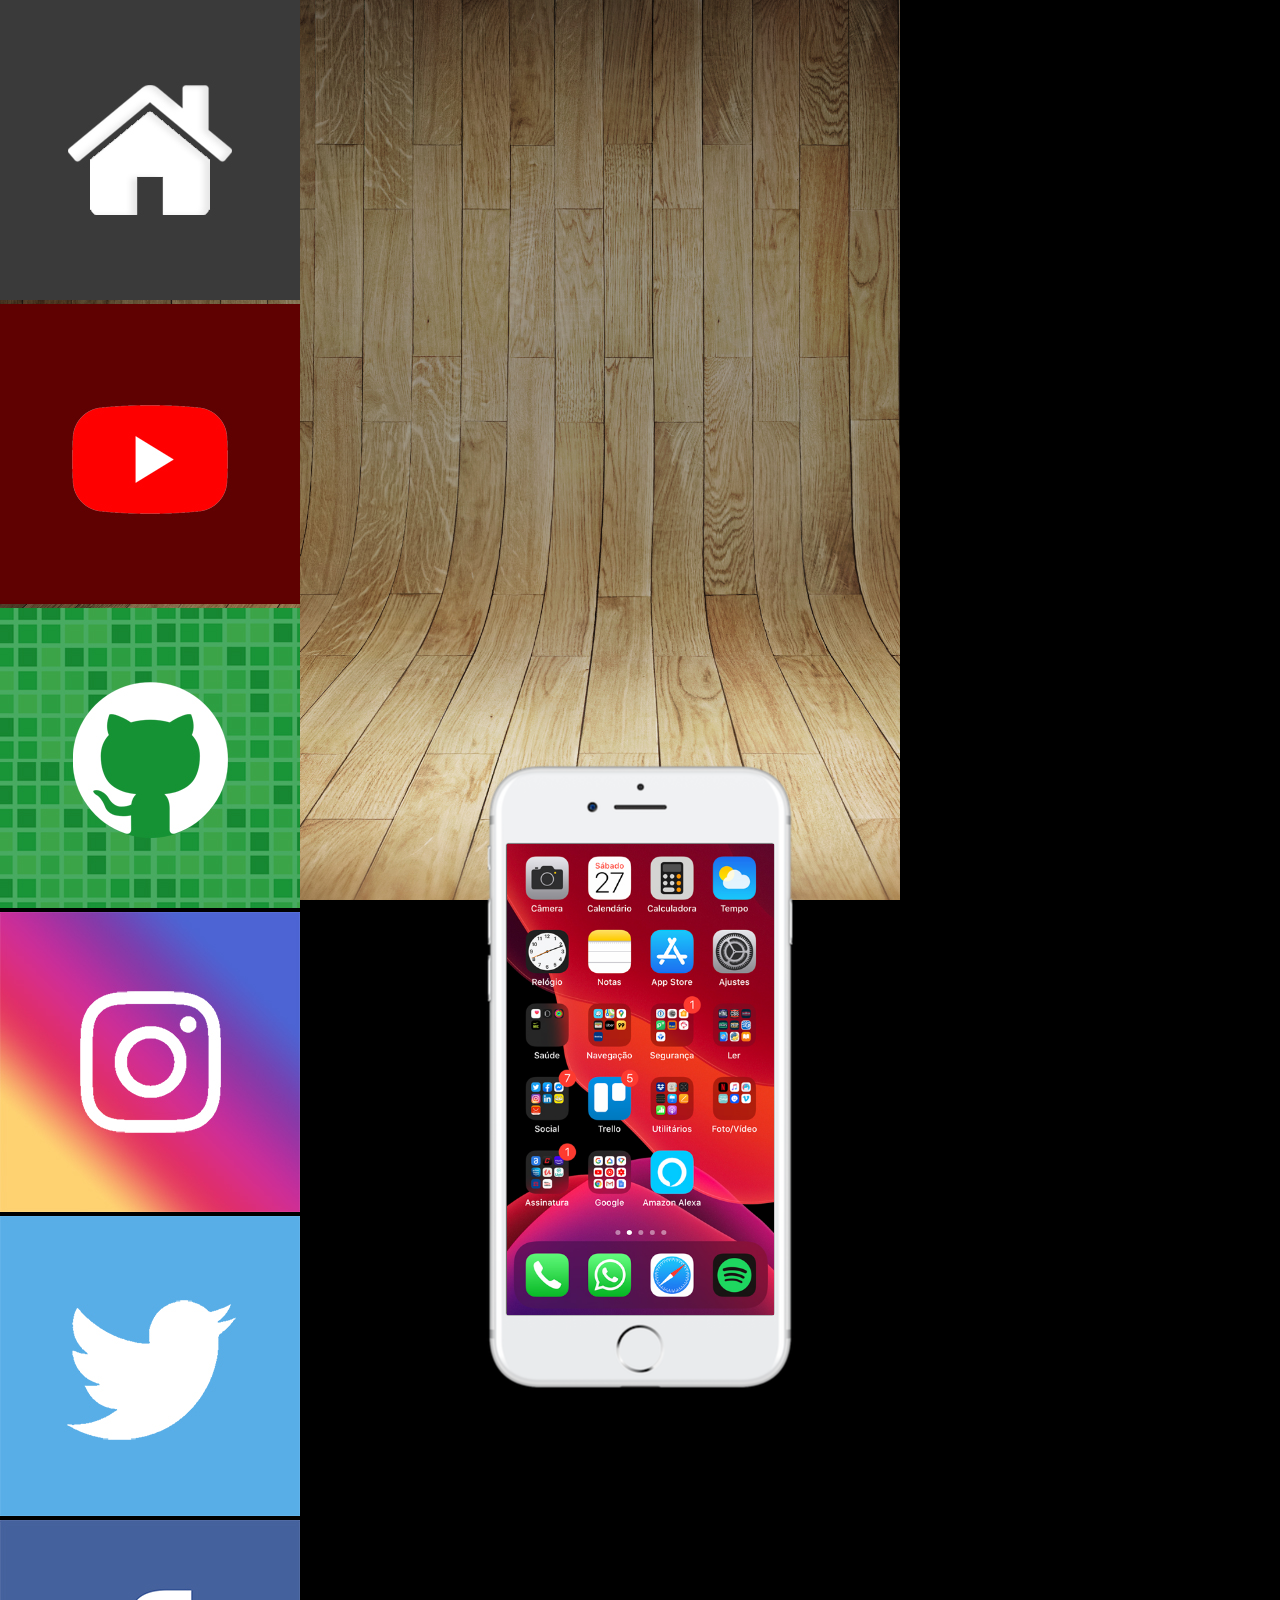
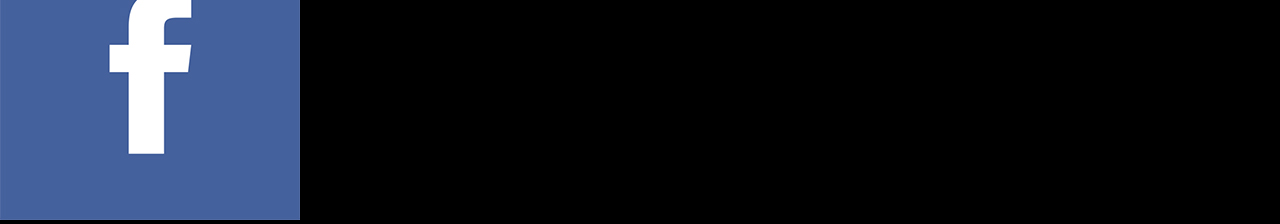
<file: index.html>
<!DOCTYPE html>
<html lang="pt-br">
<head>
    <meta charset="UTF-8">
    <meta name="viewport" content="width=device-width, initial-scale=1.0">
    <link rel="shortcut icon" href="favicon.ico" type="image/x-icon">
    <link rel="stylesheet" href="estilo/style.css">
    <title>Projeto Redes Sociais</title>
</head>
<body>
    <main>
        <section id="telefone">
            <iframe src="home.html" name="tela" id="tela" frameborder="0"></iframe>
        </section>
        <section id="redes sociais">
            <a href="home.html" target="tela"> <img src="imagens/logo-home.jpg" alt="Home"></a>  <br>
            <a href="youtube.html" target="tela"> <img src="imagens/logo-youtube.jpg" alt="Youtube"></a> <br>
            <a href="github.html" target="tela"> <img src="imagens/logo-github.jpg" alt="GitHub"></a> <br>
            <a href="instagram.html" target="tela"> <img src="imagens/logo-instagram.jpg" alt="Instagram"></a> <br>
            <a href="twitter.html" target="tela"> <img src="imagens/logo-twitter.jpg" alt="X"></a> <br>
            <a href="facebook.html" target="tela"> <img src="imagens/logo-facebook.jpg" alt="Facebook"></a> <br>
        </section>
    </main>
</body>
</html>
</file>
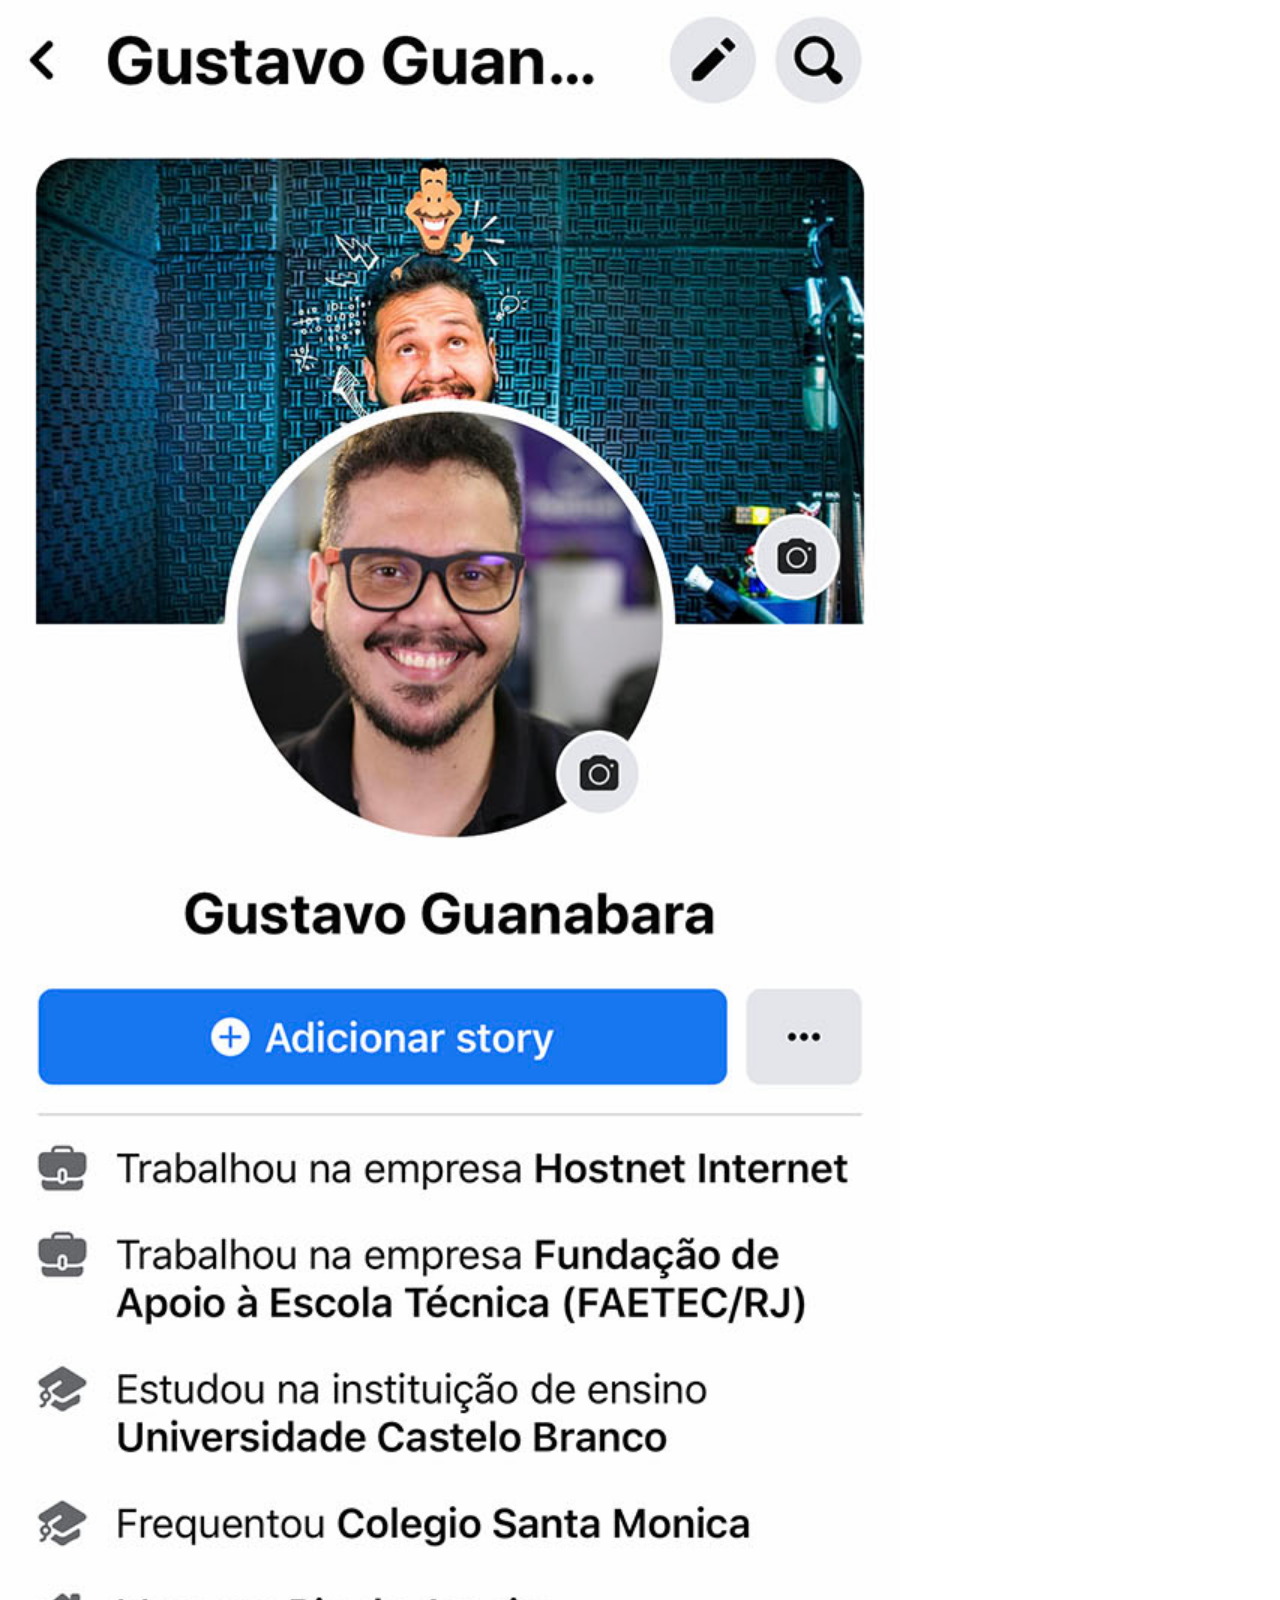
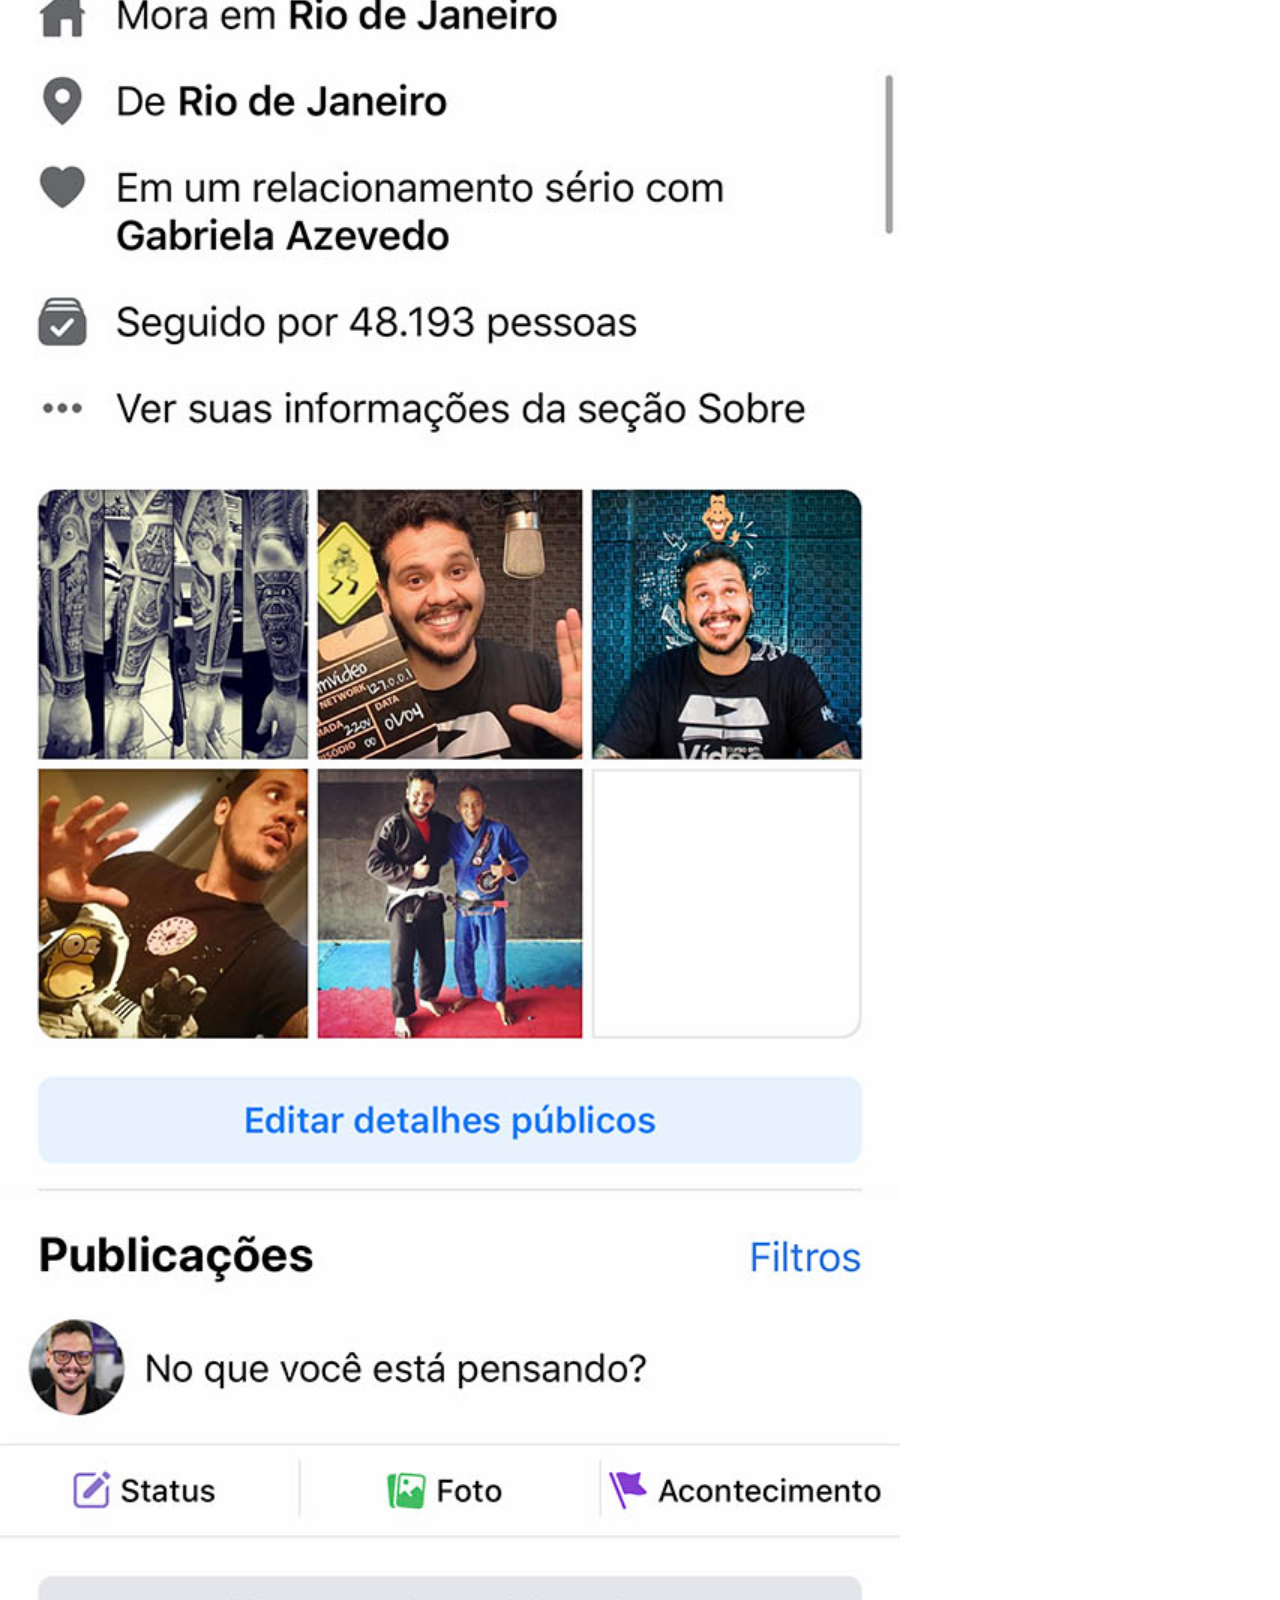
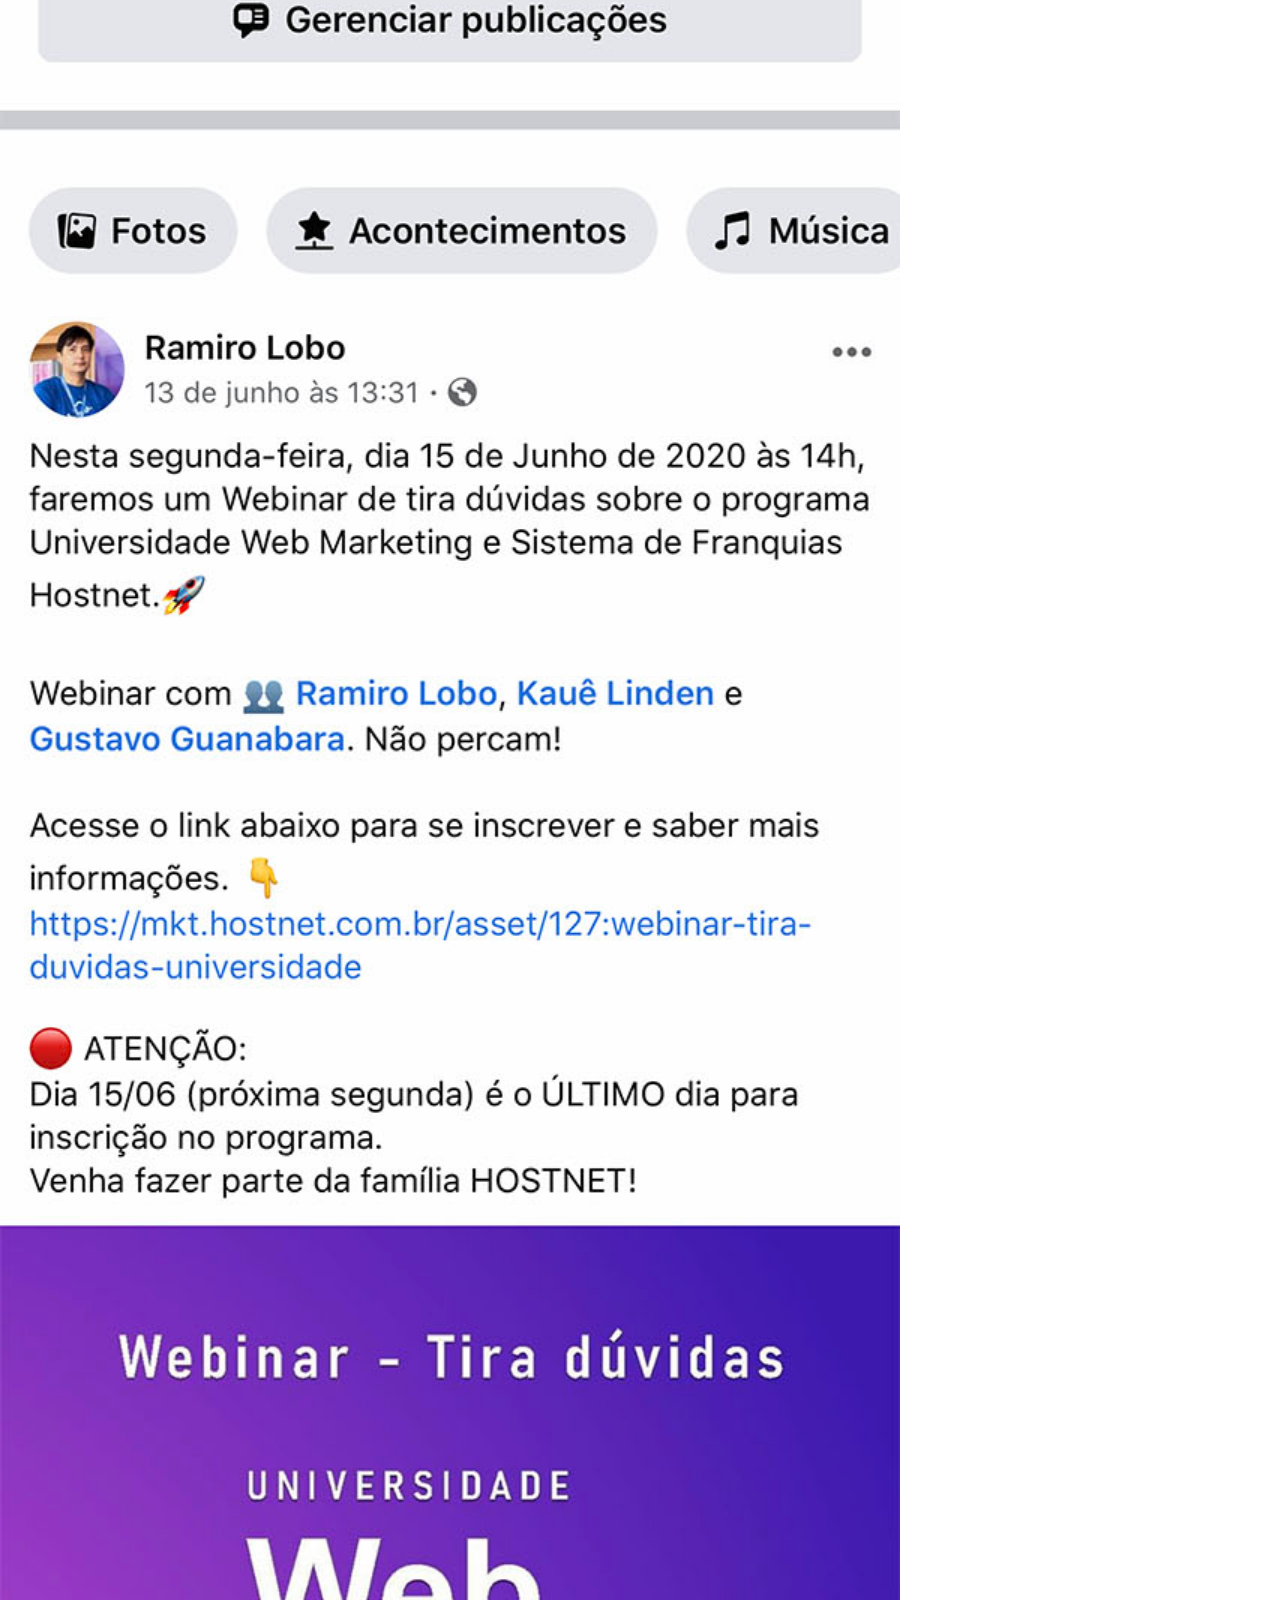
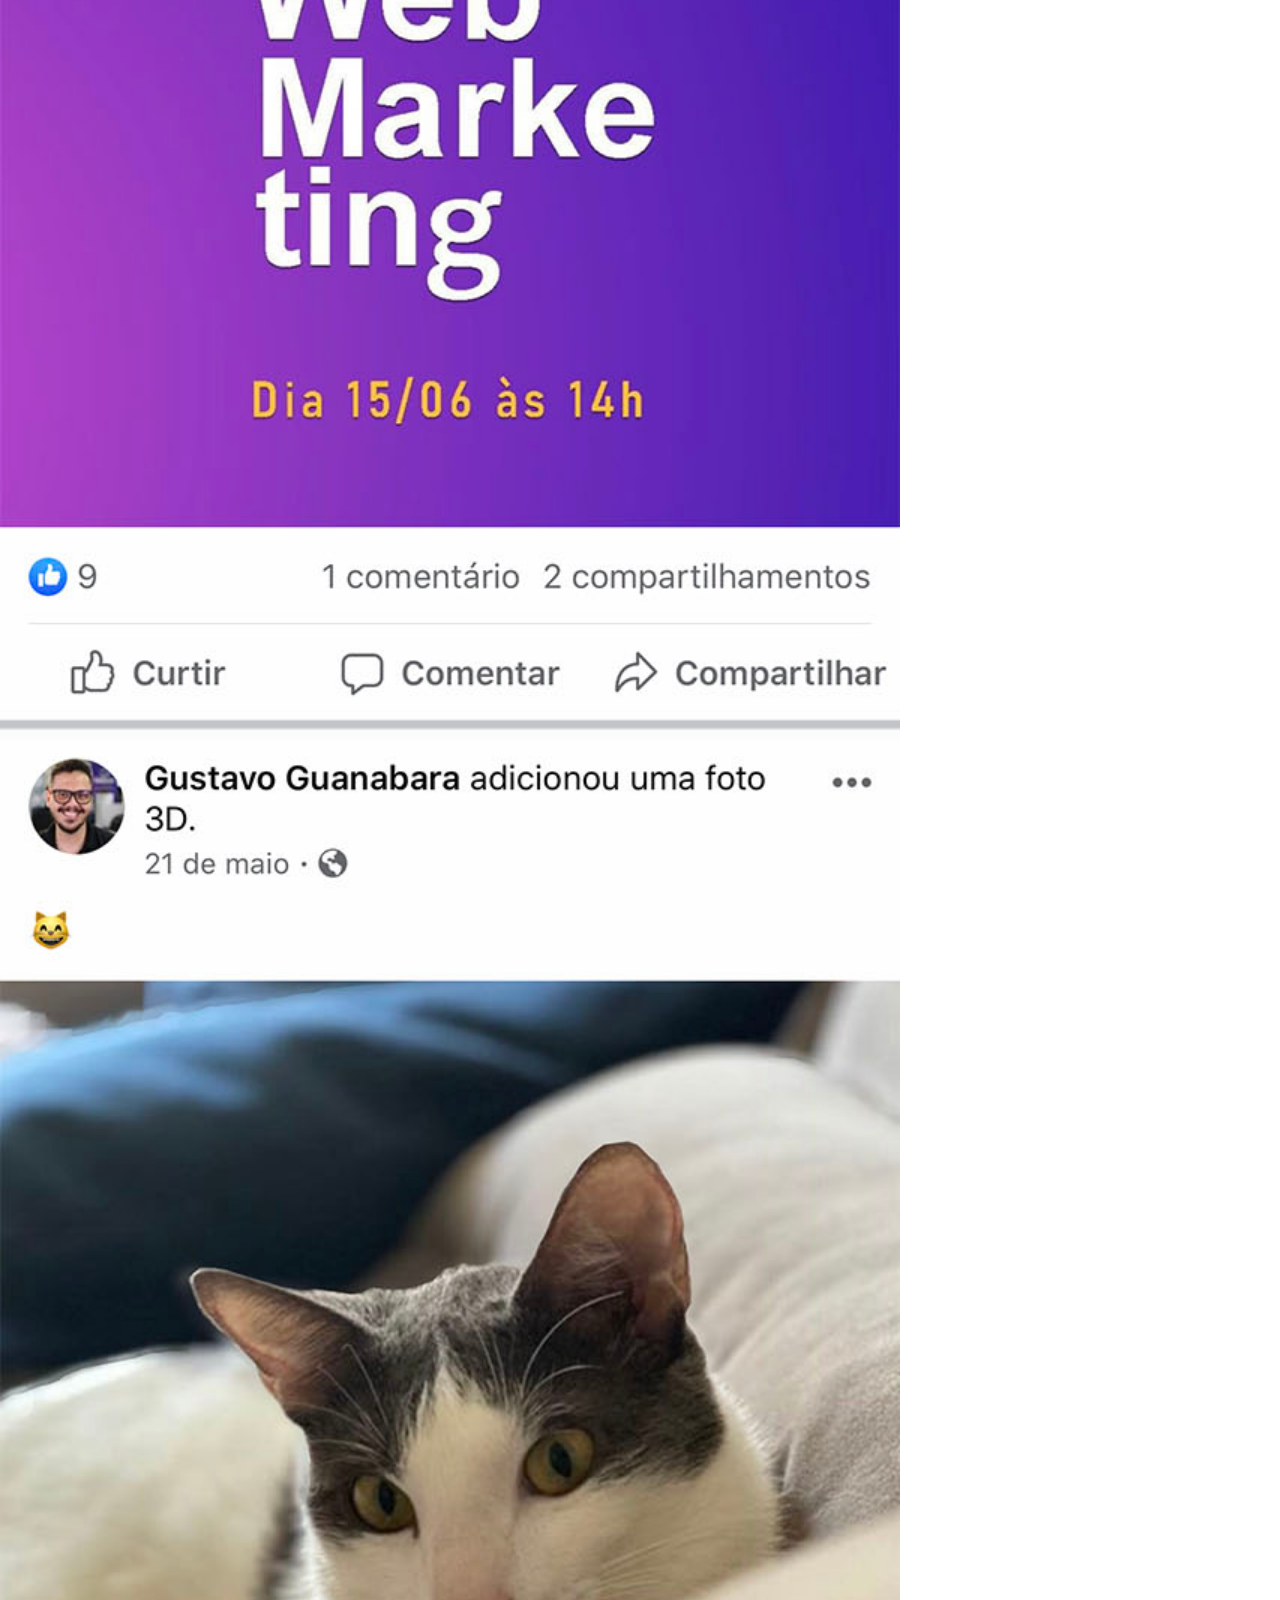
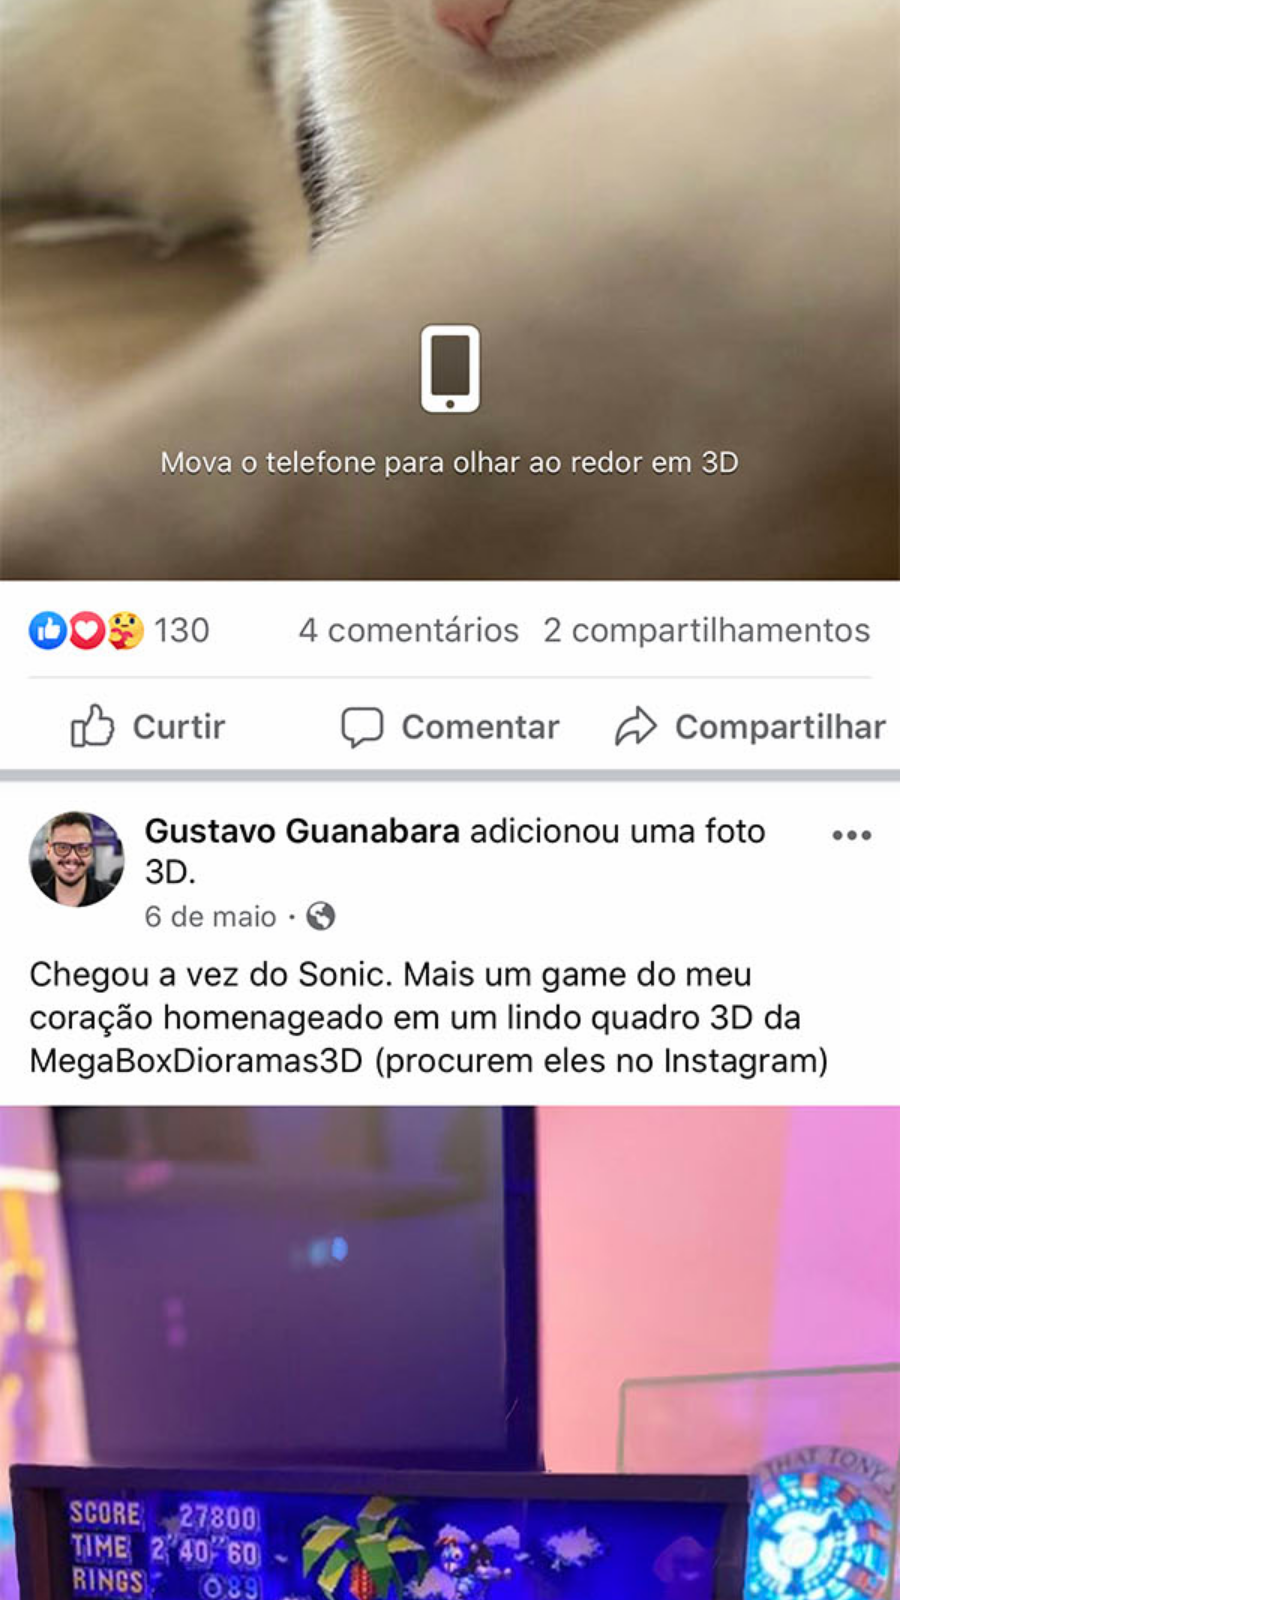
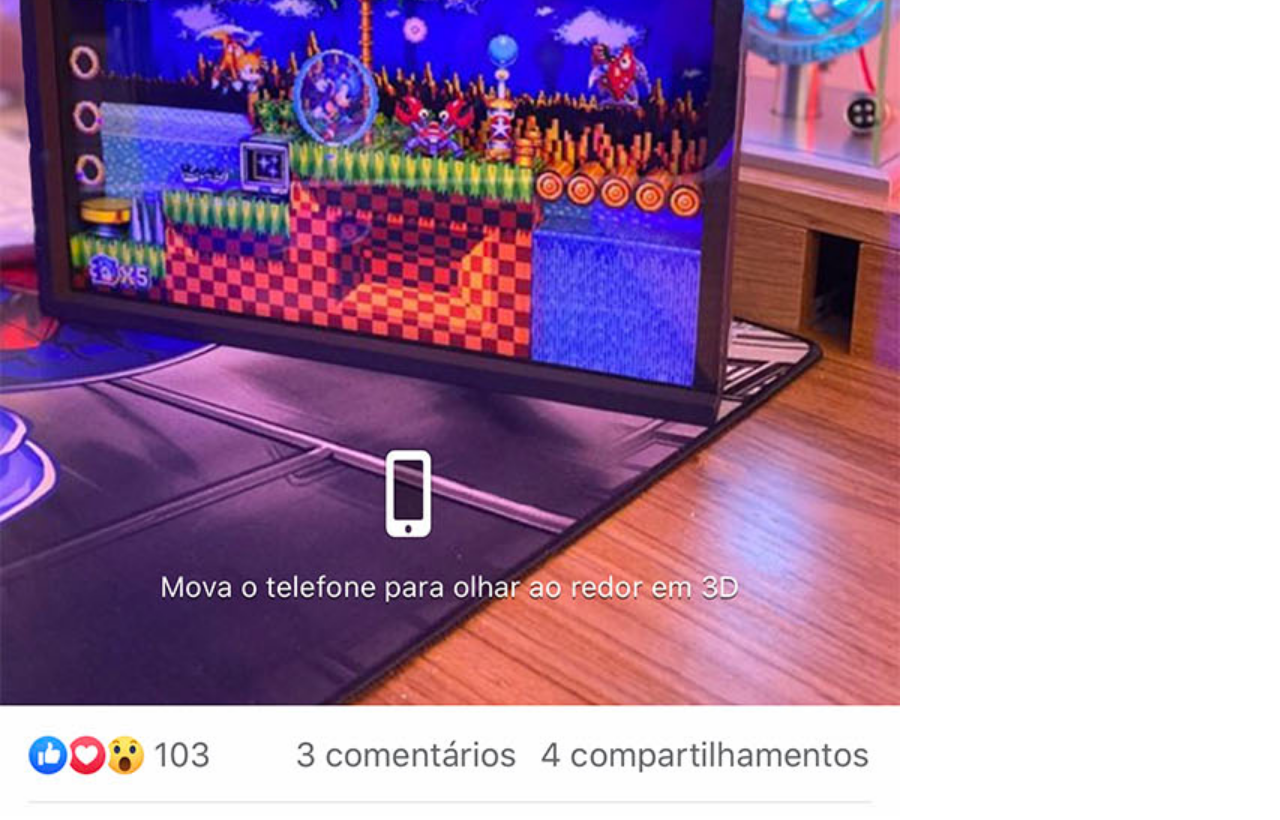
<file: facebook.html>
<!DOCTYPE html>
<html lang="pt-br">
<head>
    <meta charset="UTF-8">
    <meta name="viewport" content="width=device-width, initial-scale=1.0">
    <title>Facebook</title>
    <link rel="stylesheet" href="estilo/social.css">
</head>
<body>
    <img src="imagens/tela-facebook.jpg" alt="Facebook">
</body>
</html>
</file>
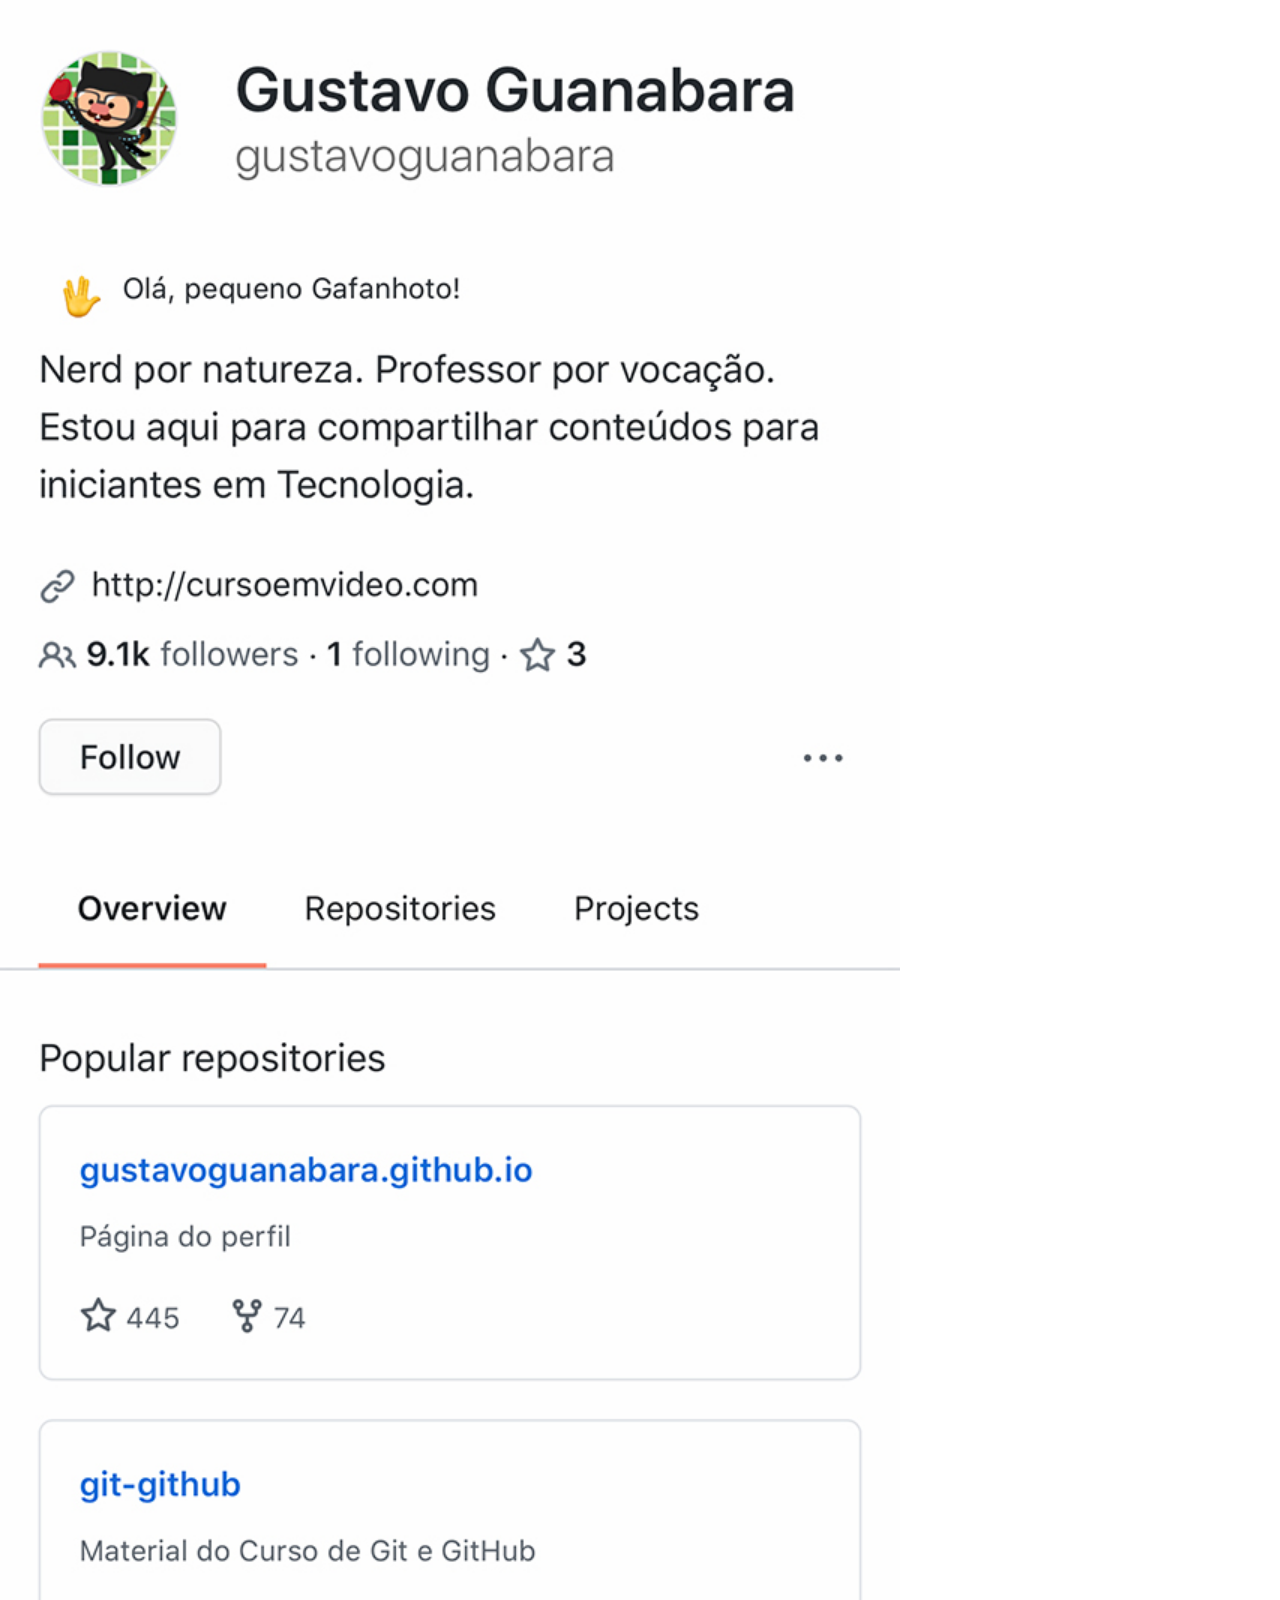
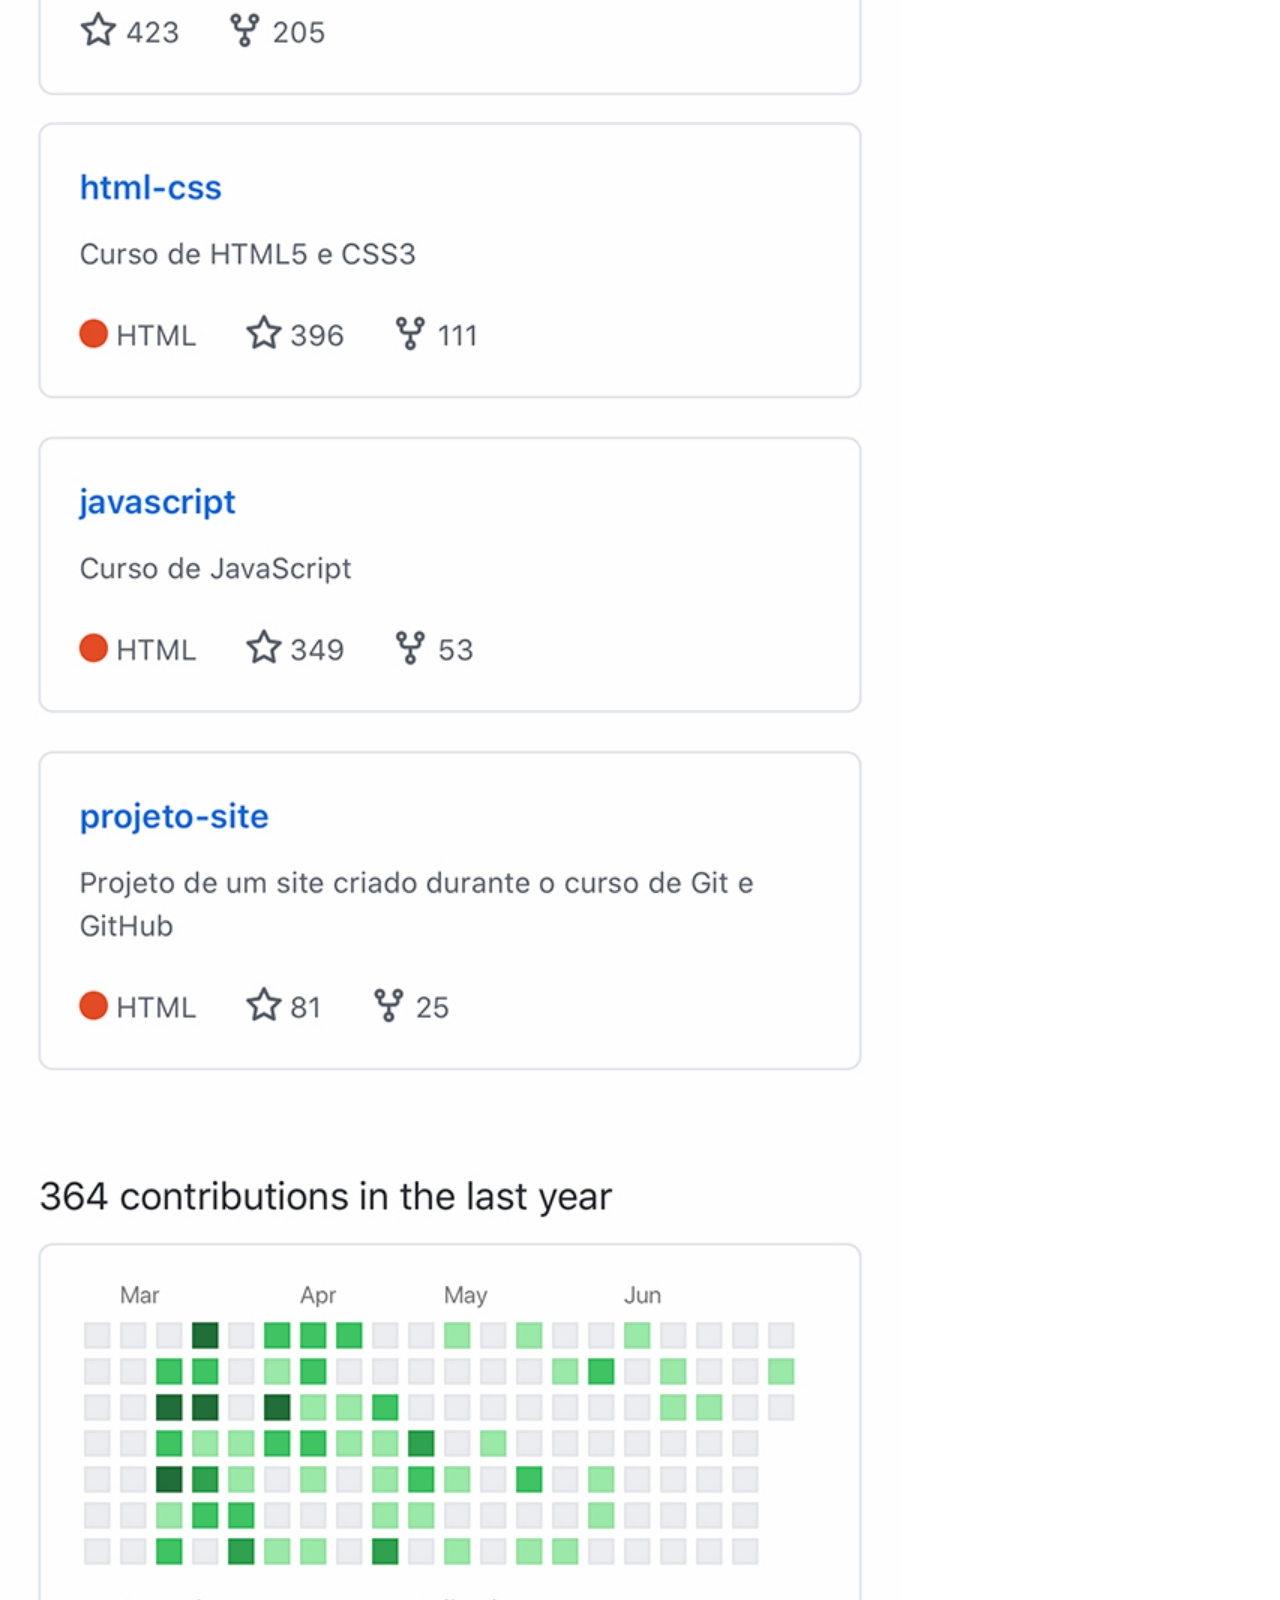
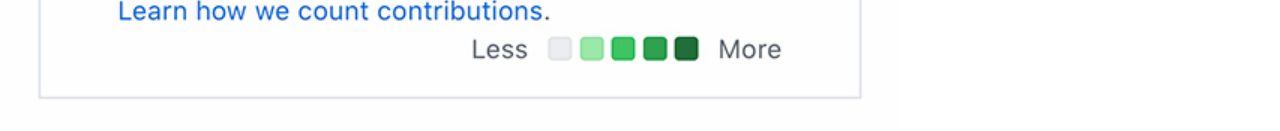
<file: github.html>
<!DOCTYPE html>
<html lang="pt-br">
<head>
    <meta charset="UTF-8">
    <meta name="viewport" content="width=device-width, initial-scale=1.0">
    <title>GitHub</title>
    <link rel="stylesheet" href="estilo/social.css">
</head>
<body>
    <img src="imagens/tela-github.jpg" alt="GitHub">
</body>
</html>
</file>
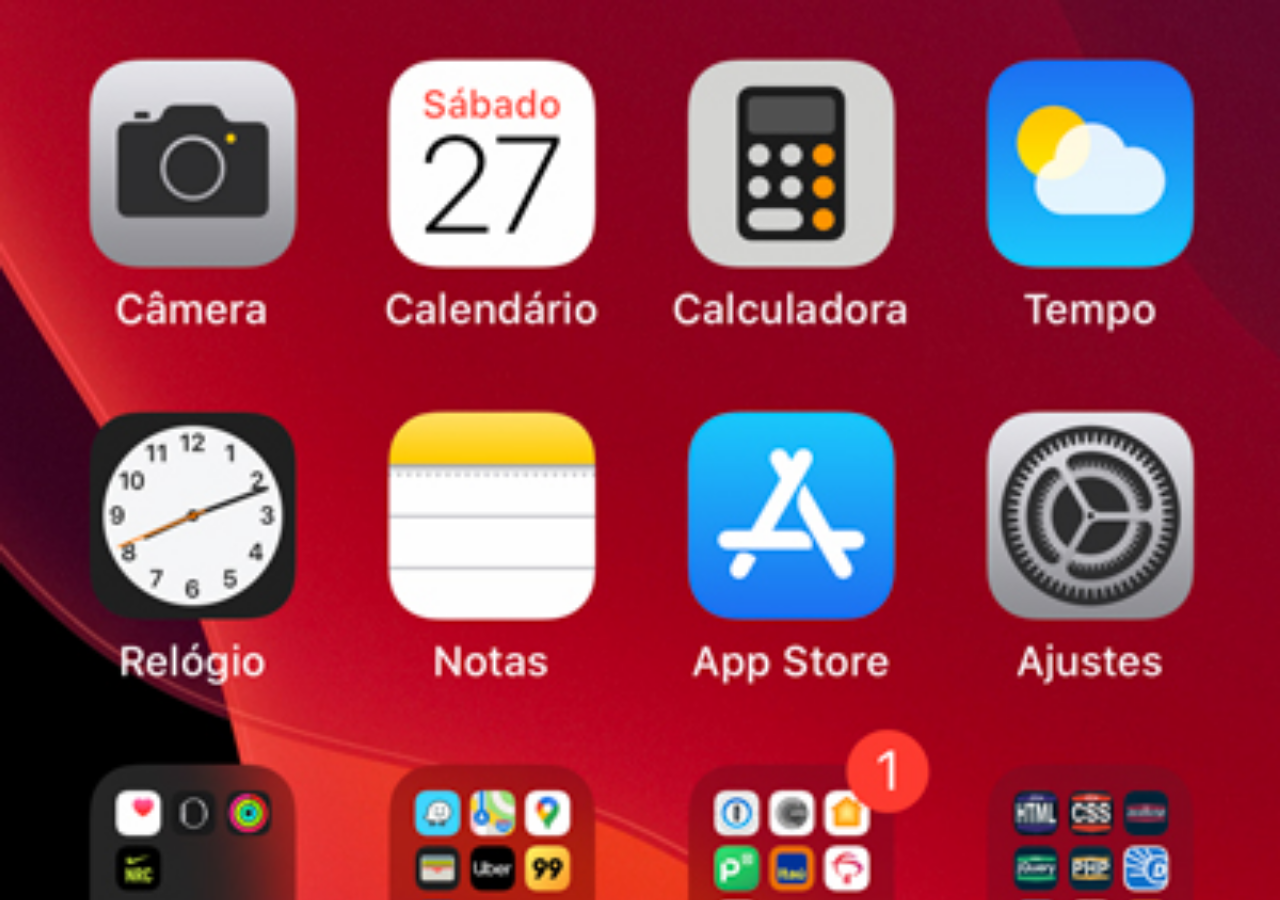
<file: home.html>
<!DOCTYPE html>
<html lang="pt-br">
<head>
    <meta charset="UTF-8">
    <meta name="viewport" content="width=device-width, initial-scale=1.0">
    <title>Home</title>
</head>
<style>
    *{
        margin: 0px;
        padding: 0px;
    }
    body{
        width: 100vh;
        height: 100vh;
        background:black url('imagens/tela-home.jpg') no-repeat top center;
        background-size: cover;
    }
</style>
<body>
</body>
</html>
</file>
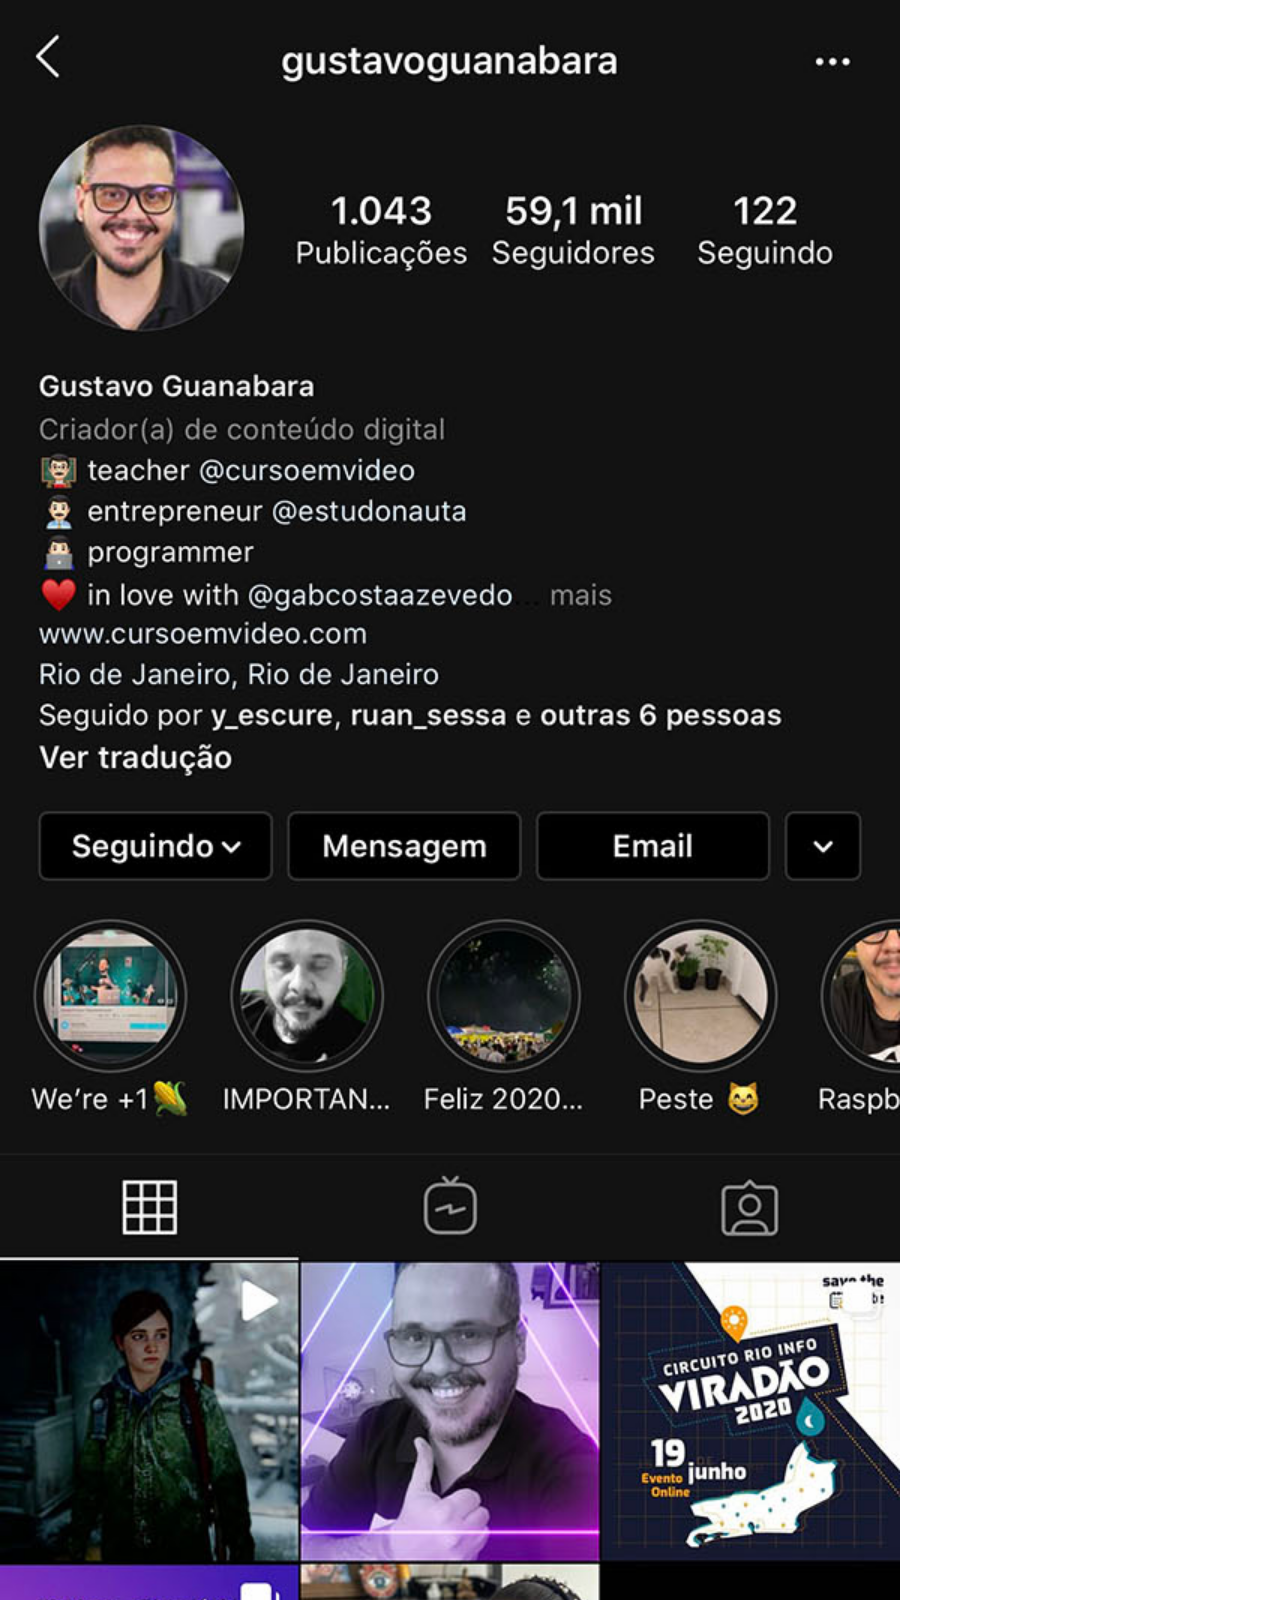
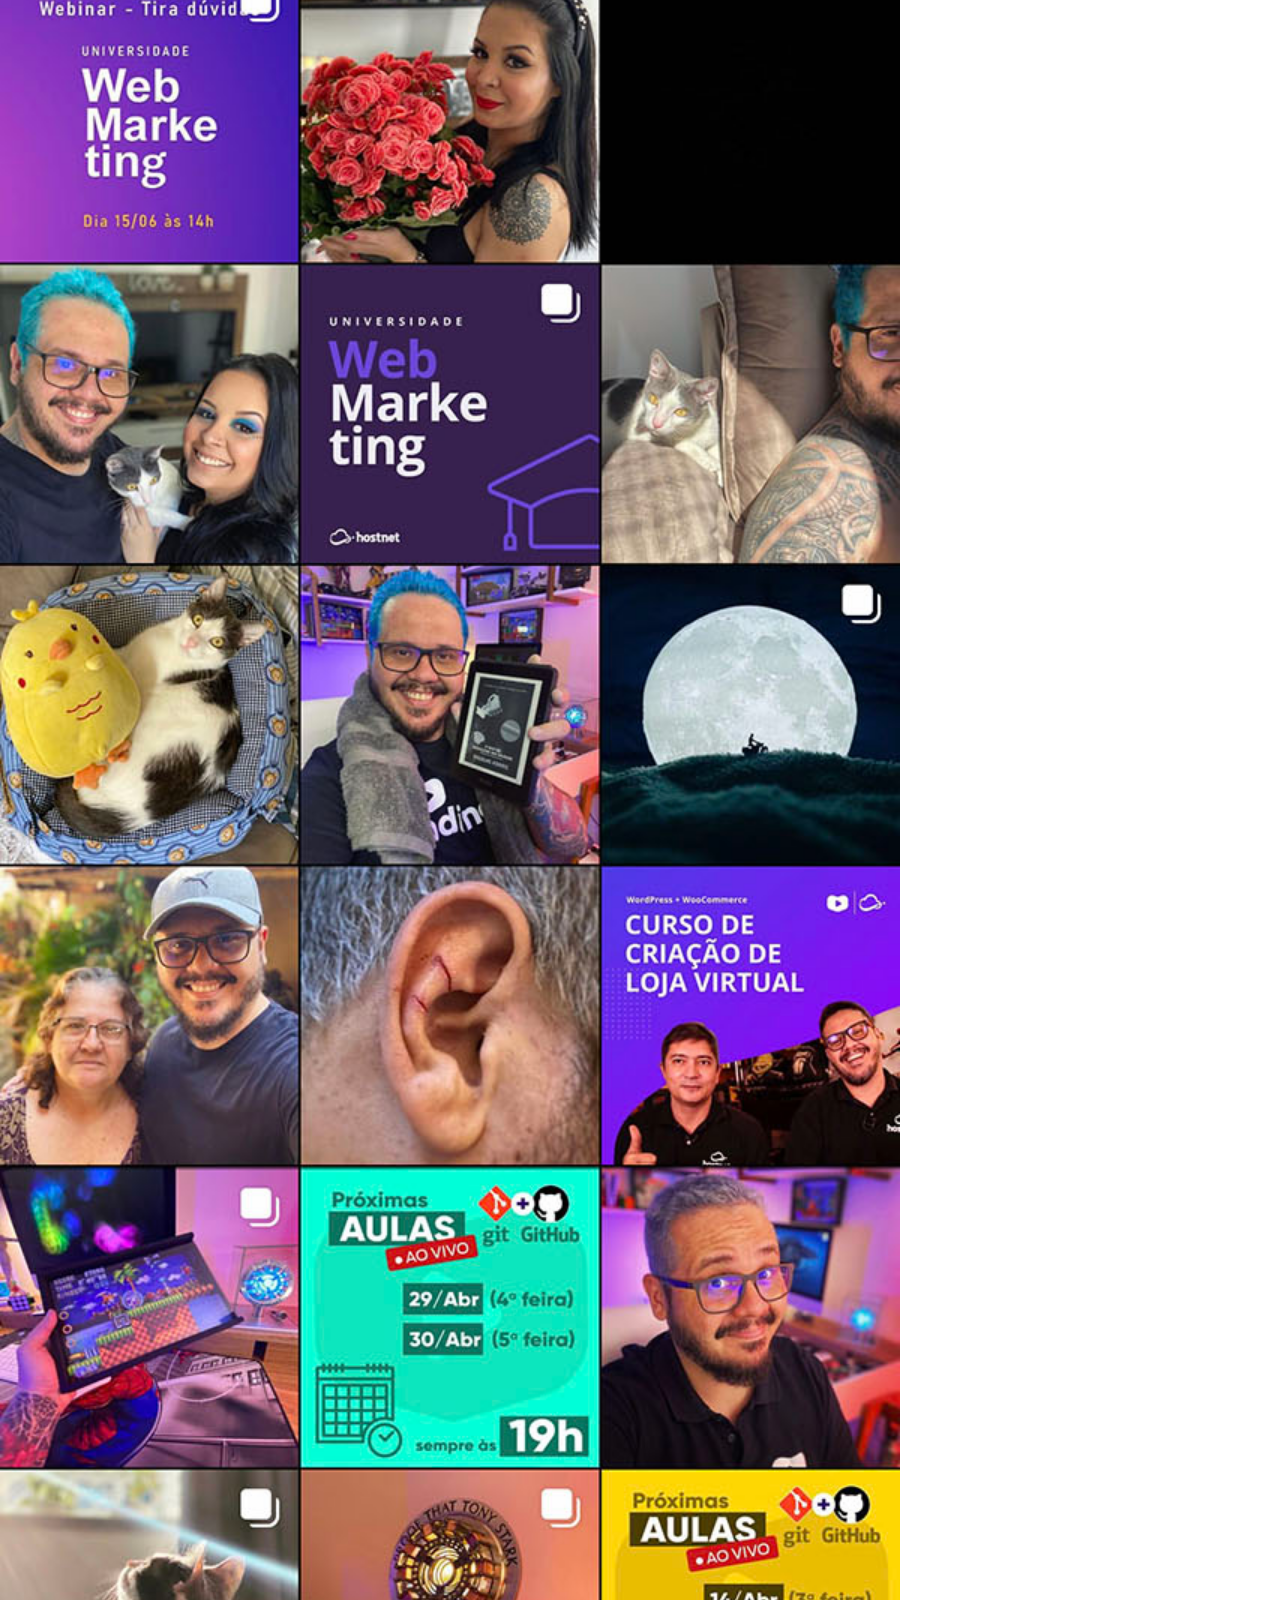
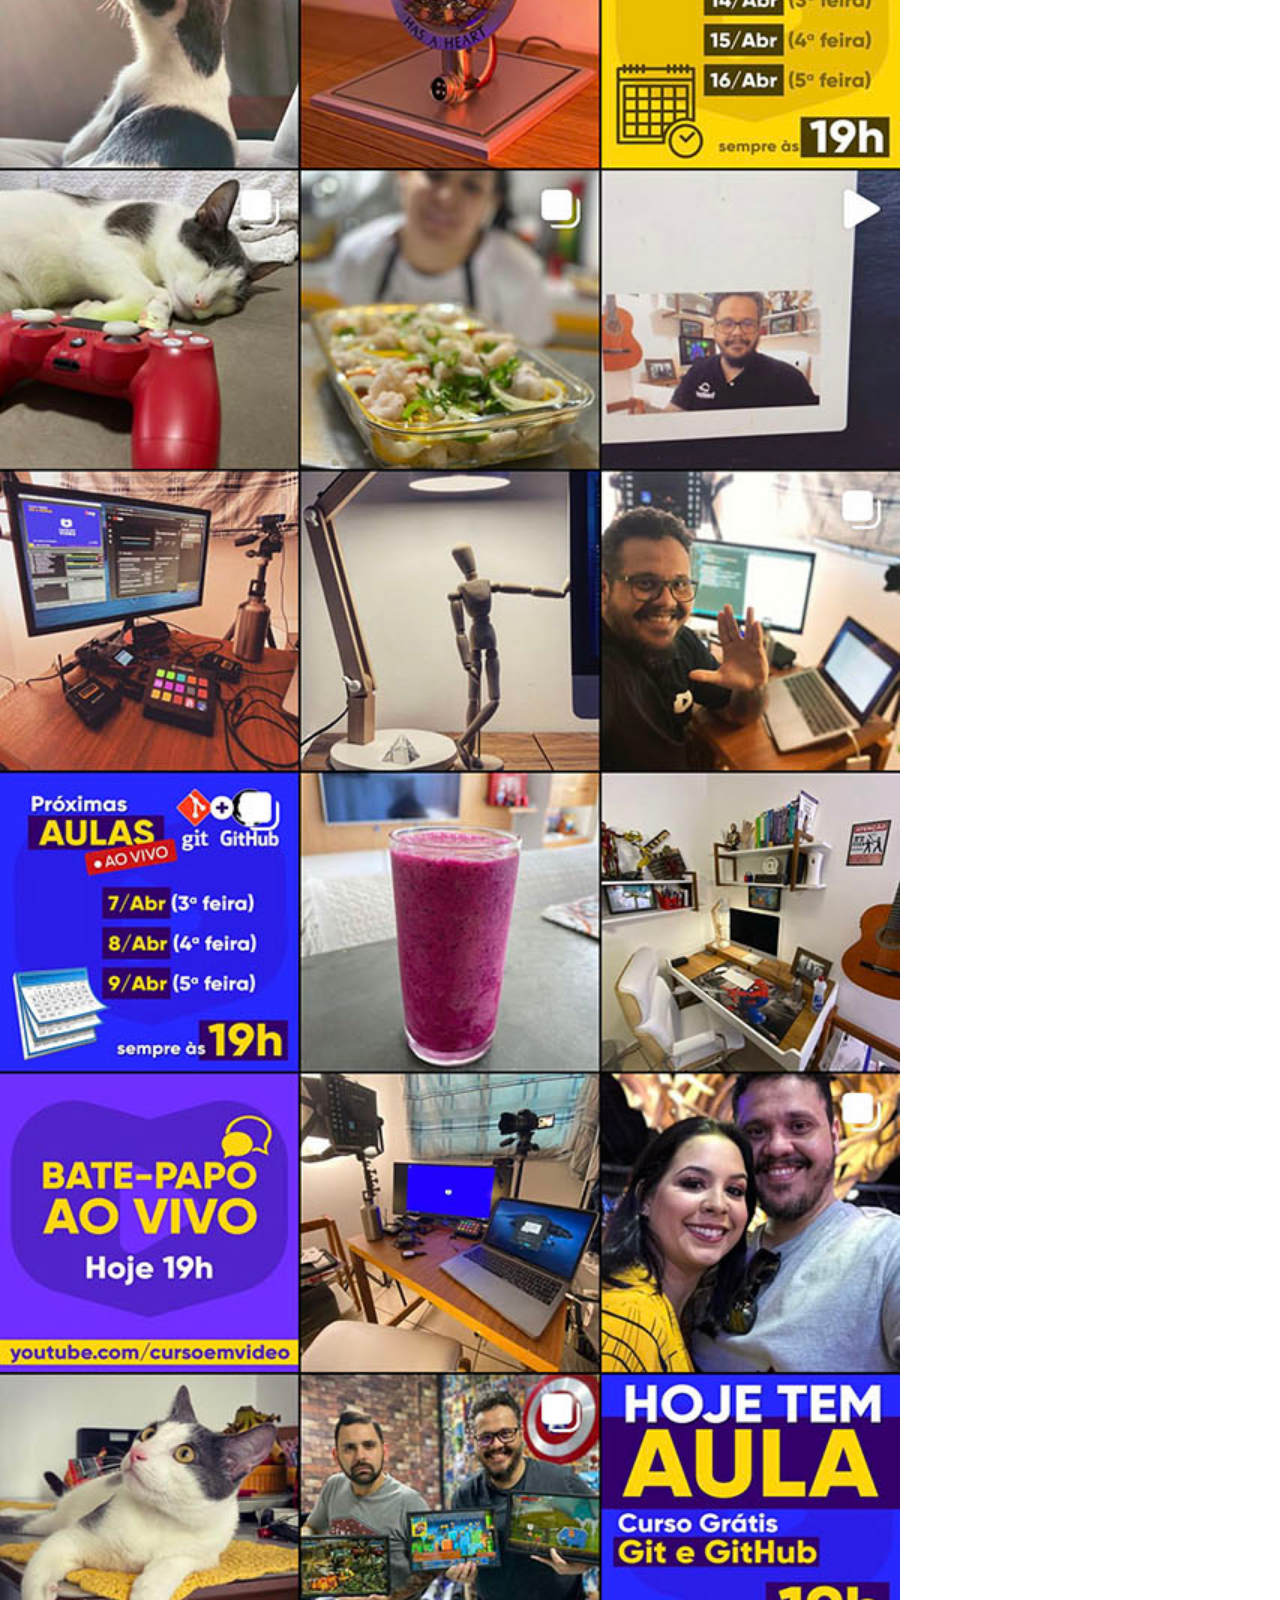
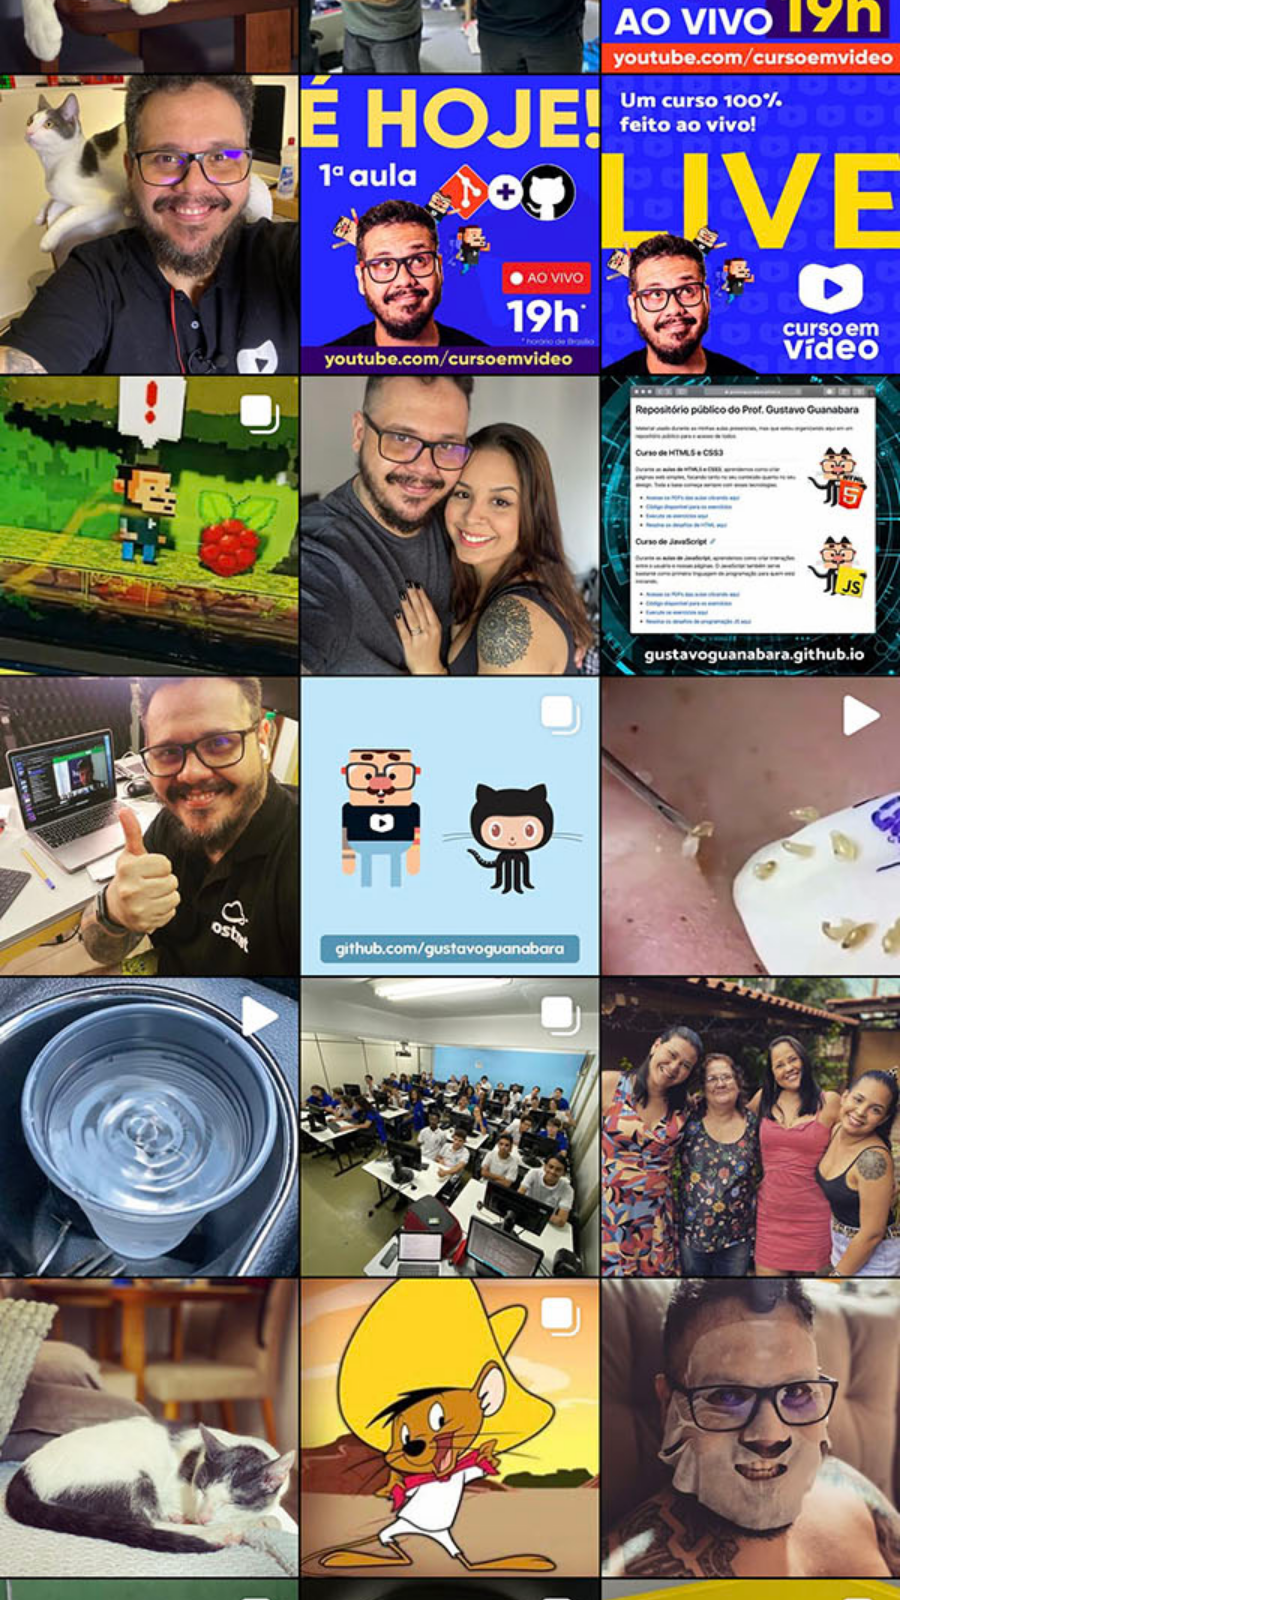
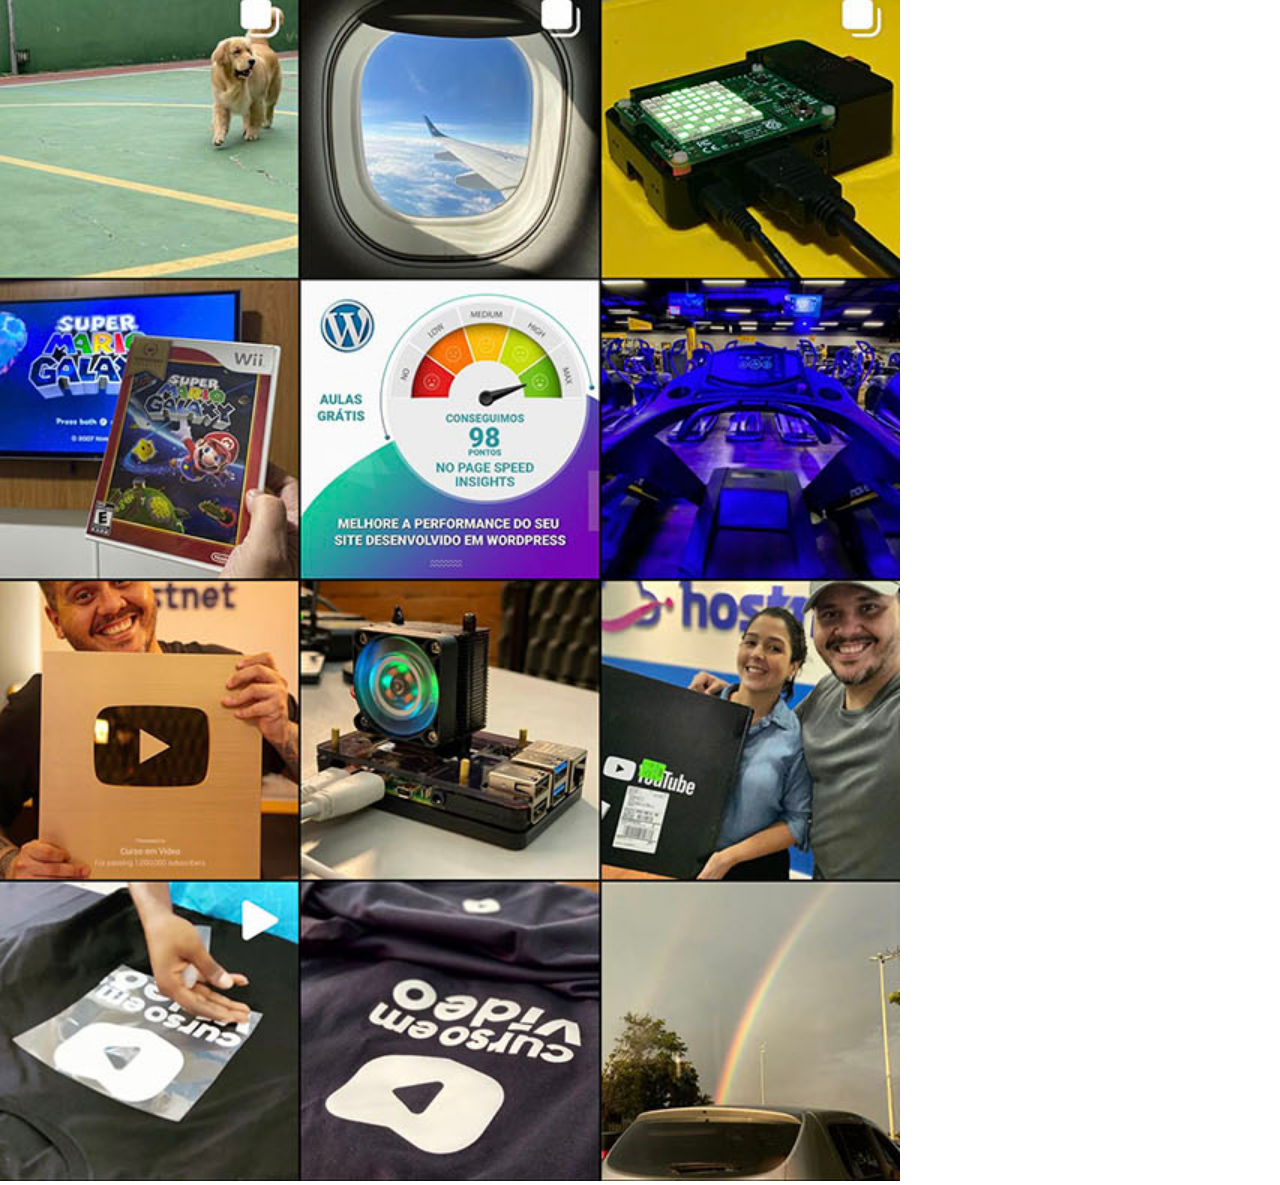
<file: instagram.html>
<!DOCTYPE html>
<html lang="pt-br">
<head>
    <meta charset="UTF-8">
    <meta name="viewport" content="width=device-width, initial-scale=1.0">
    <title>Instagram</title>
    <link rel="stylesheet" href="estilo/social.css">
</head>
<body>
    <img src="imagens/tela-instagram.jpg" alt="Instagram">
</body>
</html>
</file>
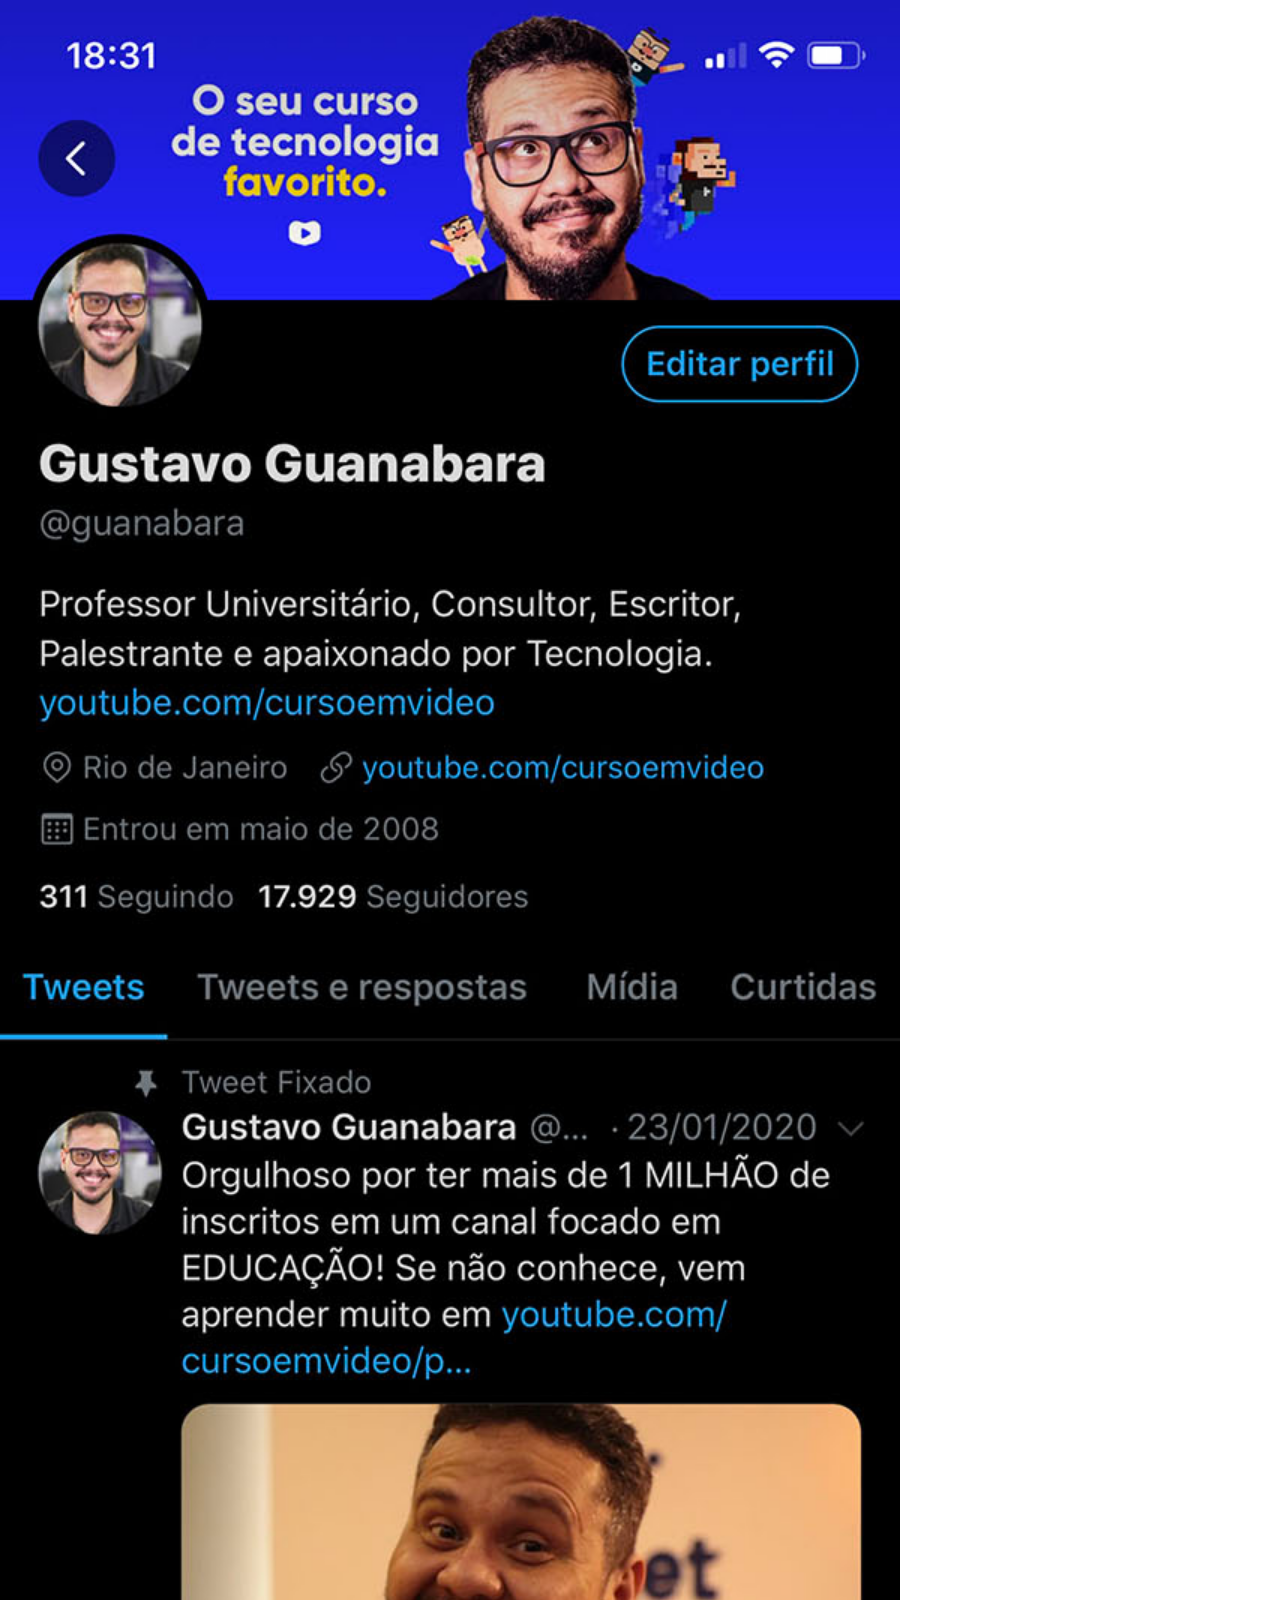
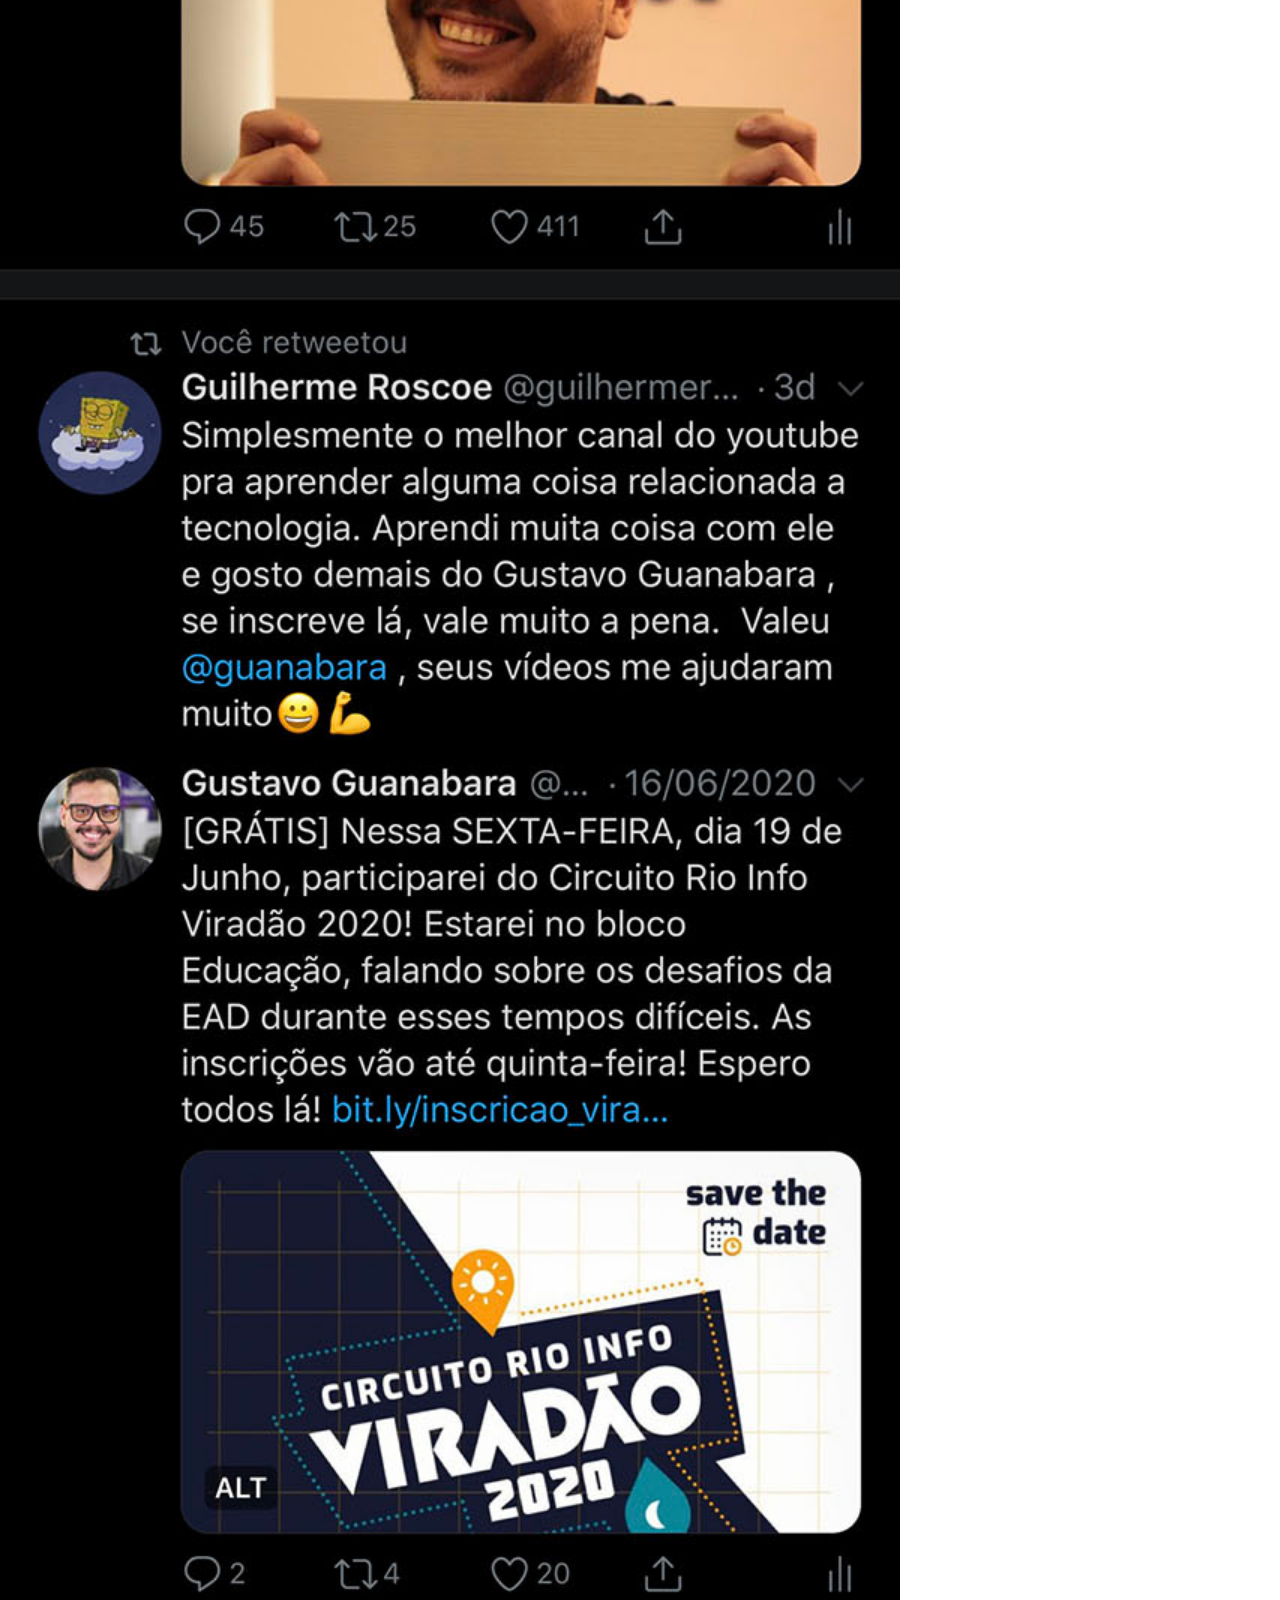
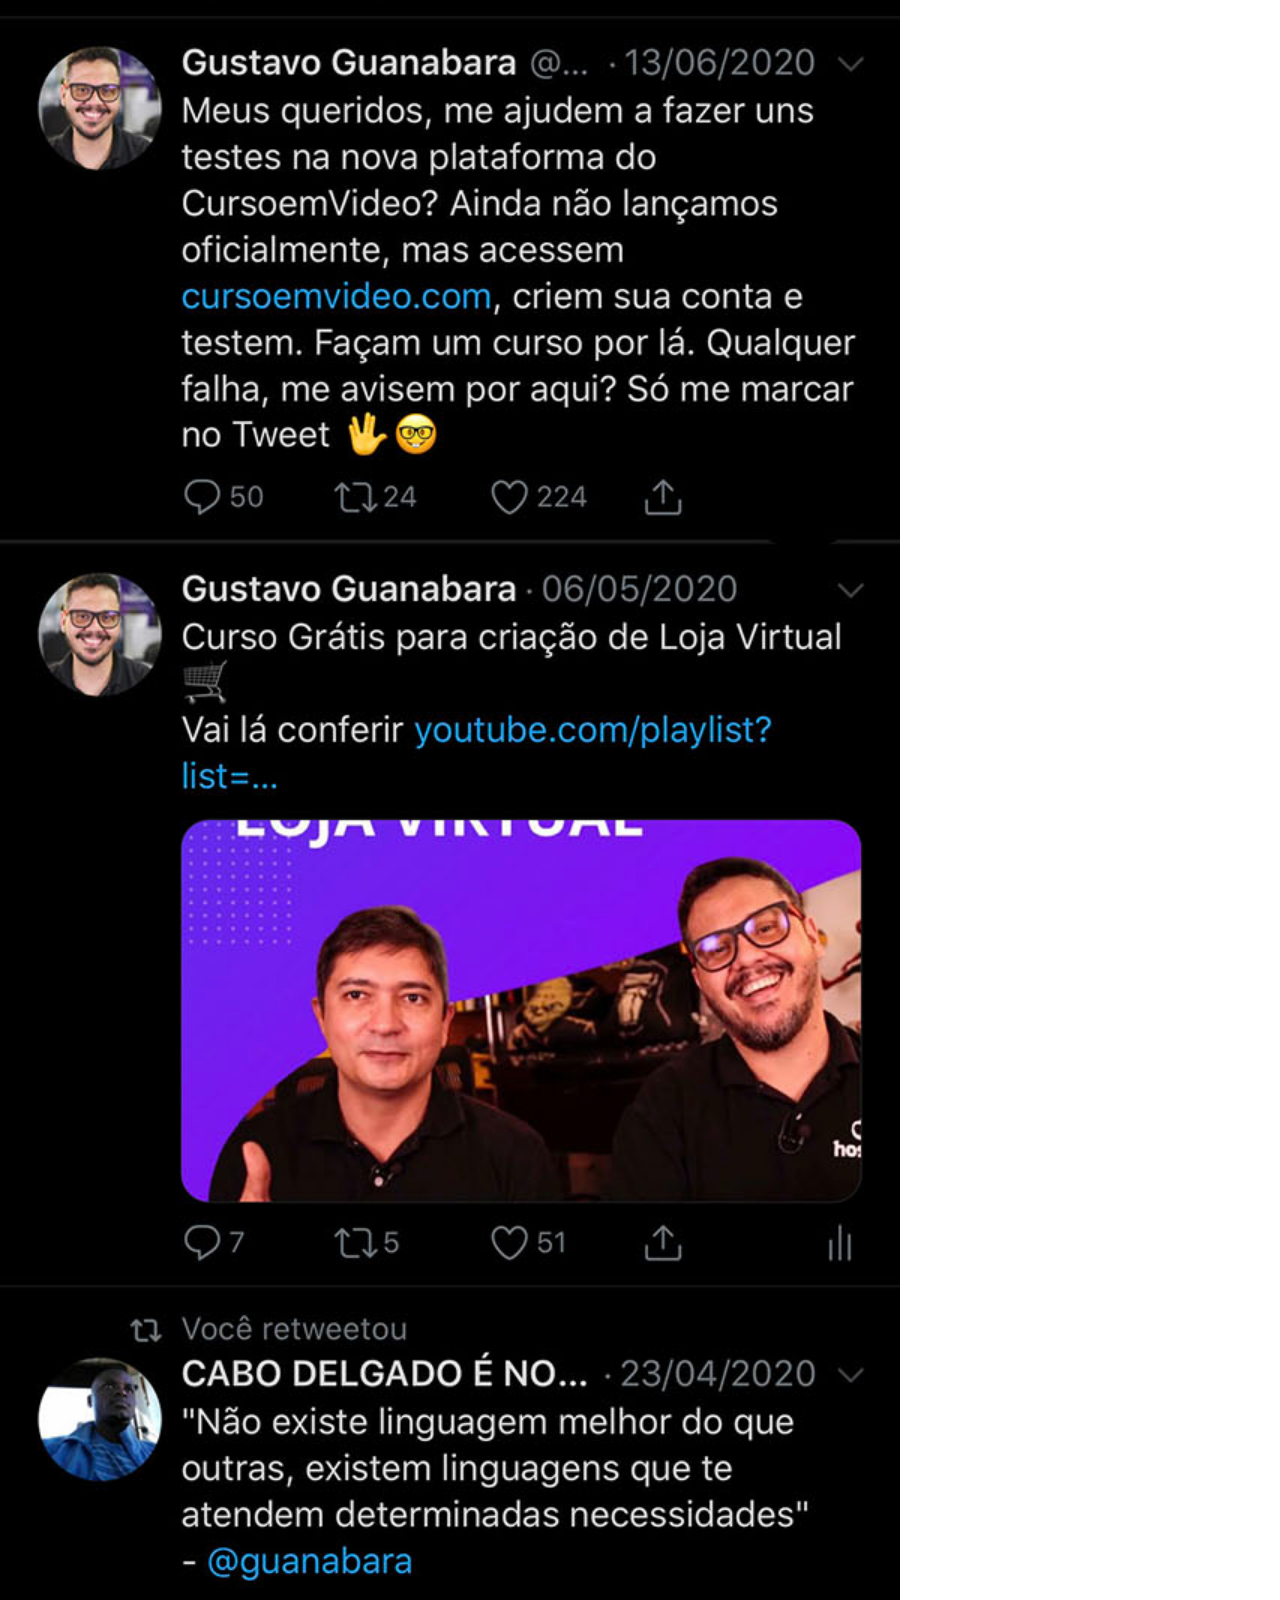
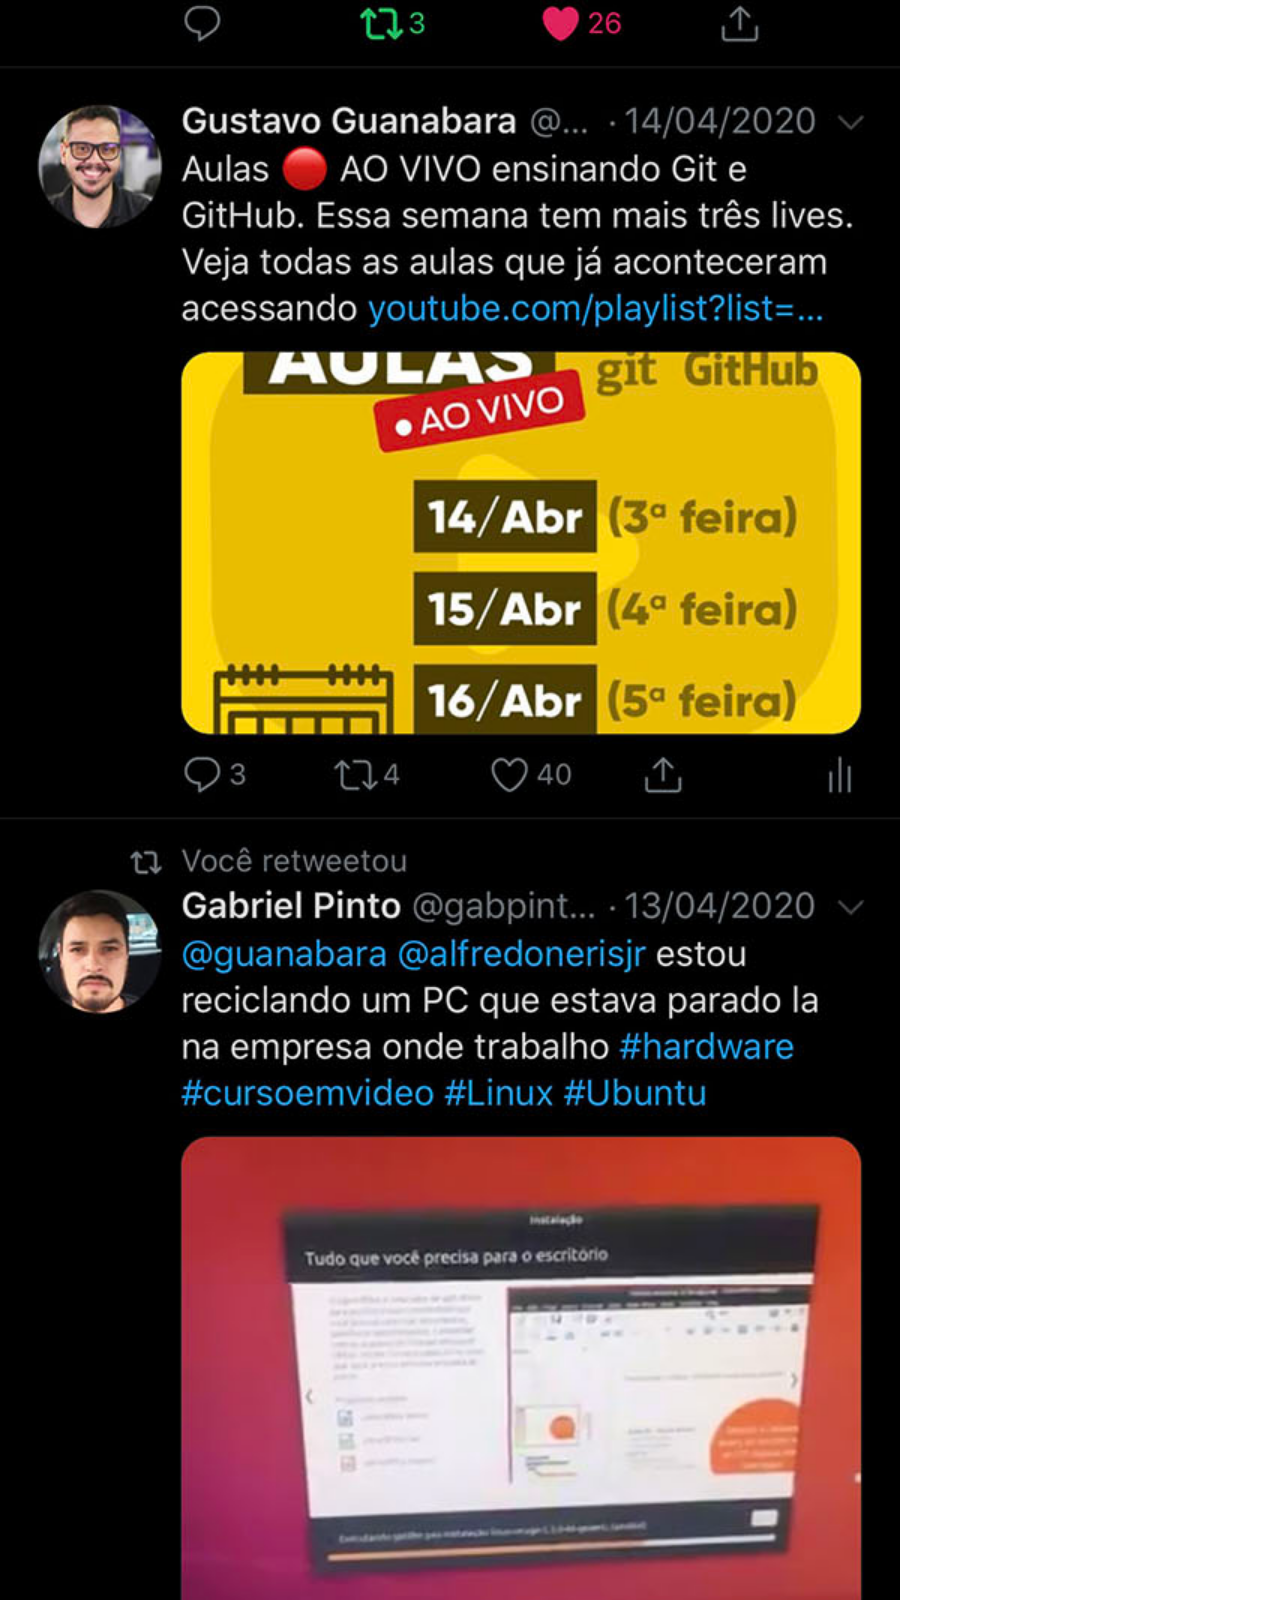
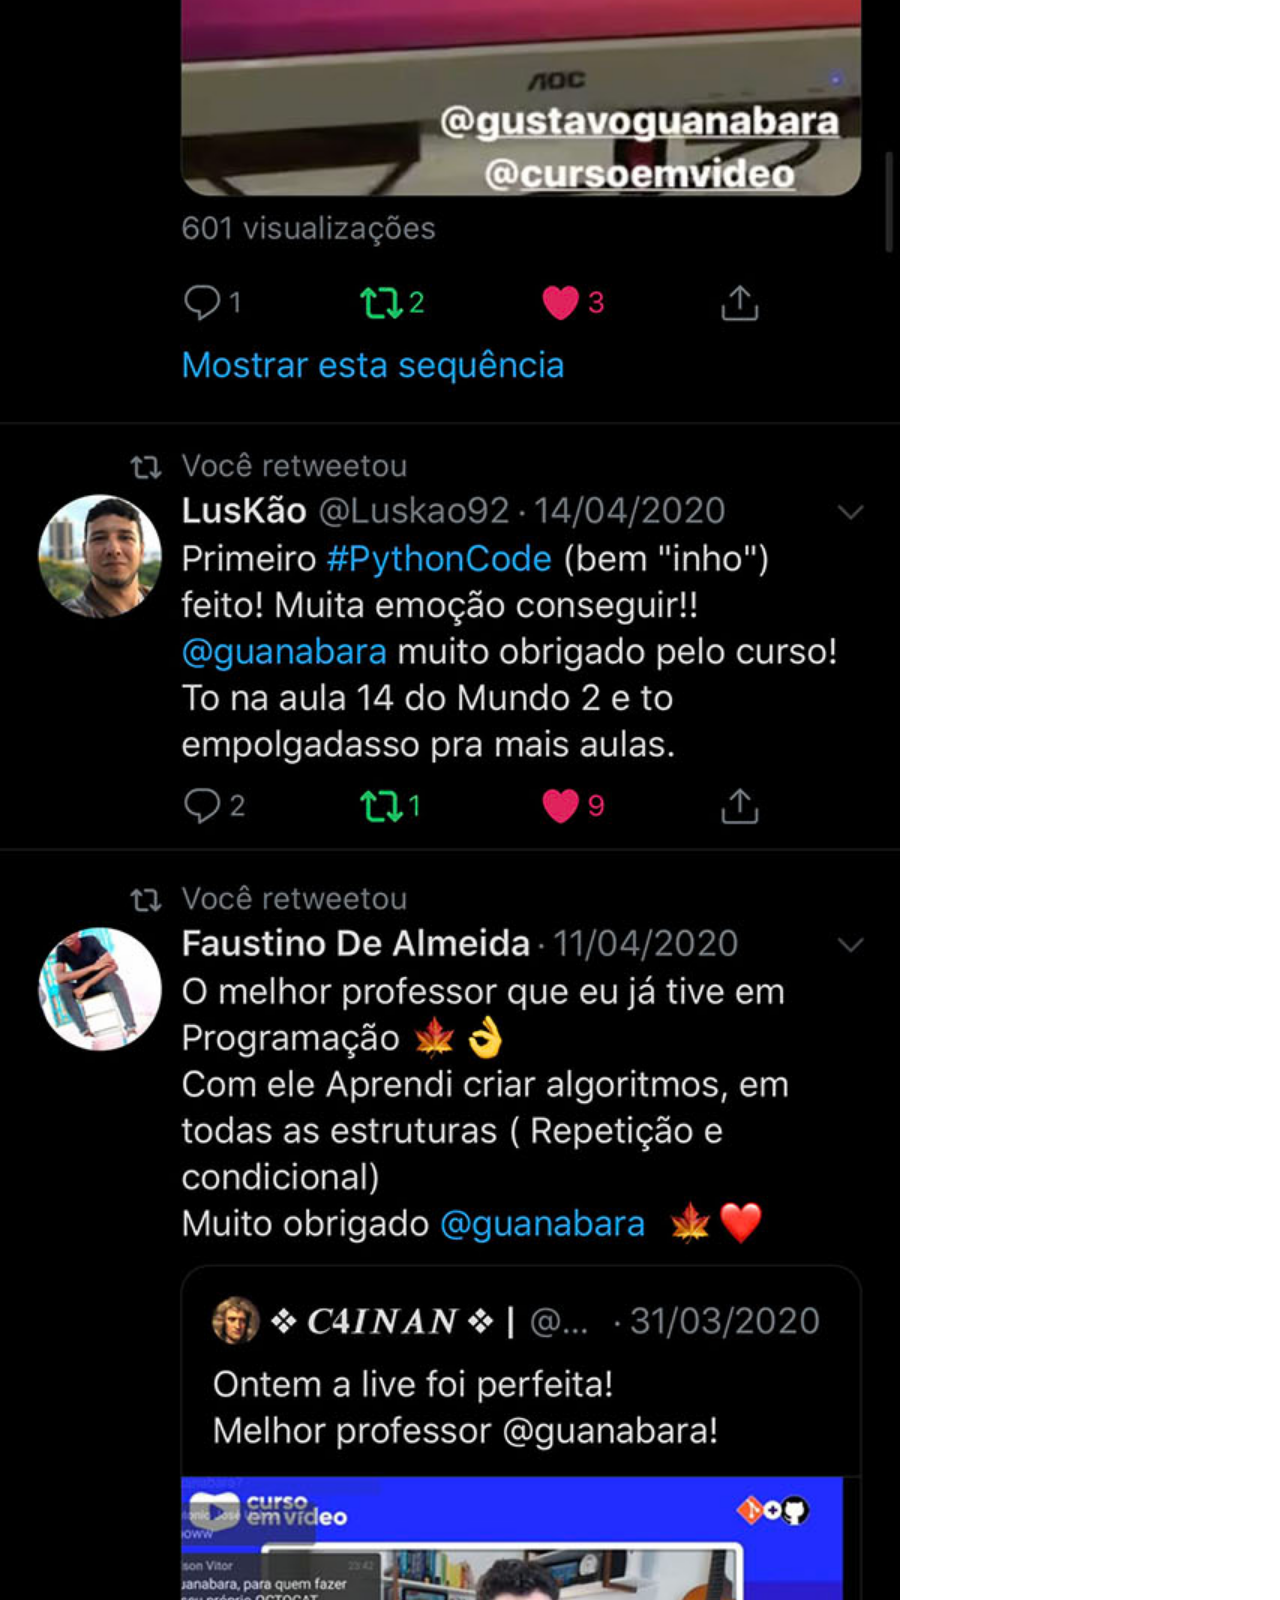
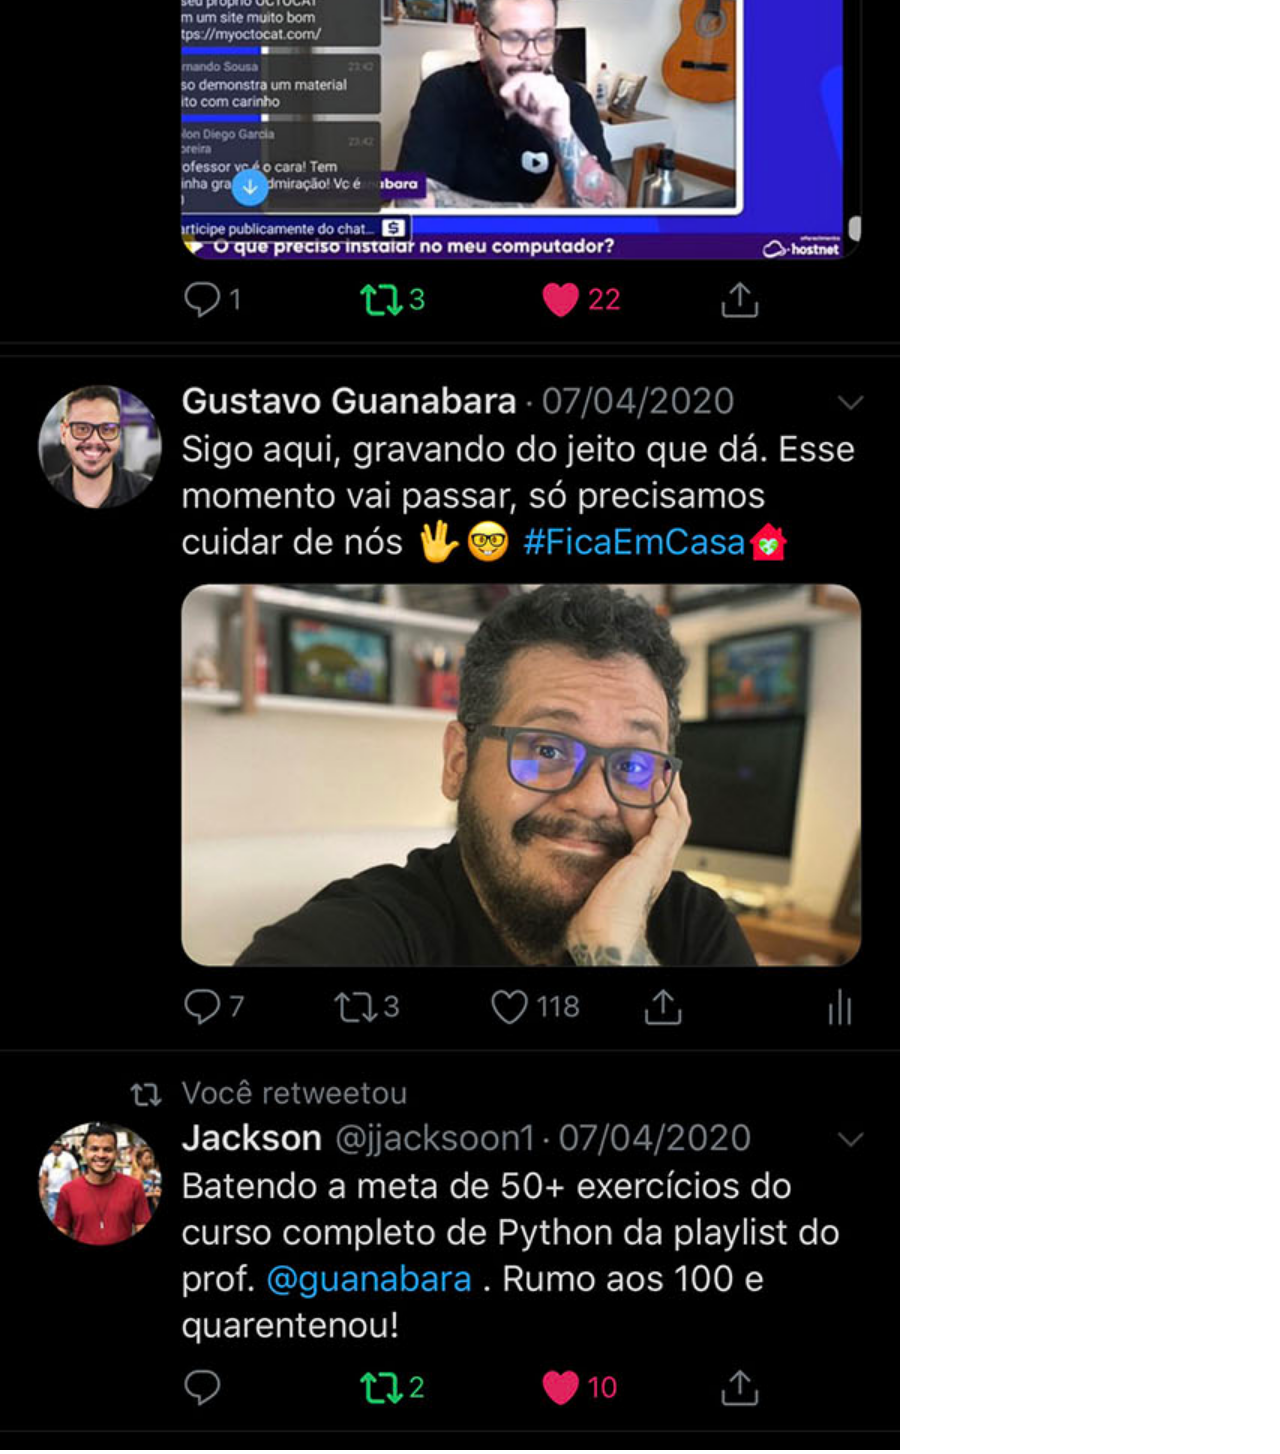
<file: twitter.html>
<!DOCTYPE html>
<html lang="pt-br">
<head>
    <meta charset="UTF-8">
    <meta name="viewport" content="width=device-width, initial-scale=1.0">
    <title>Twitter</title>
    <link rel="stylesheet" href="estilo/social.css">
</head>
<body>
    <img src="imagens/tela-twitter.jpg" alt="X">
</body>
</html>
</file>
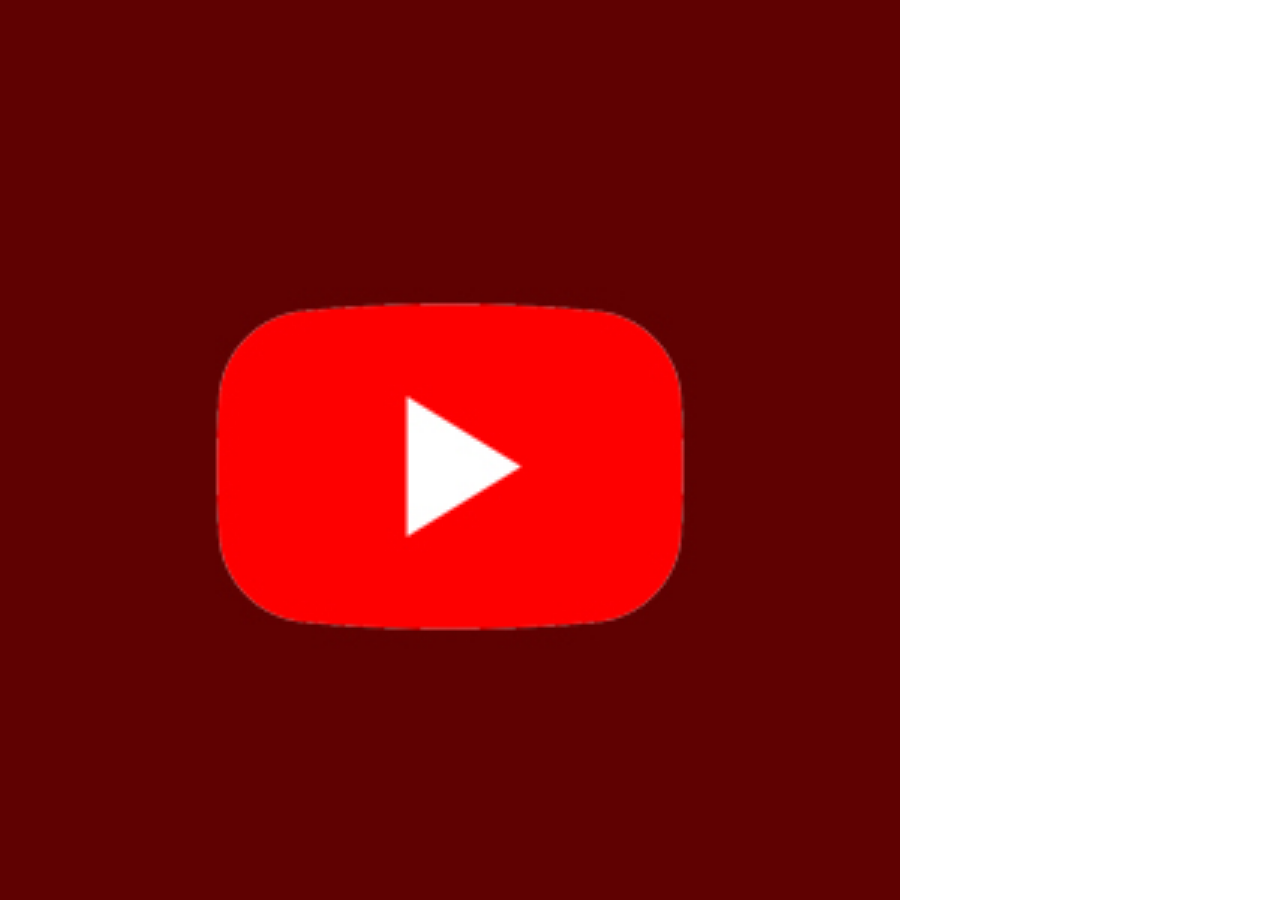
<file: youtube.html>
<!DOCTYPE html>
<html lang="pt-br">
<head>
    <meta charset="UTF-8">
    <meta name="viewport" content="width=device-width, initial-scale=1.0">
    <title>Youtube</title>
    <link rel="stylesheet" href="estilo/social.css">

</head>
<body>
    <img src="imagens/logo-youtube.jpg" alt="Youtube">
   
</body>
</html>
</file>
<file: estilo/style.css>
@charset "UTF-8";


* {
    margin: 0px;
    padding: 0px;
    font-family: Arial, Helvetica, sans-serif;

}

html, body {
    height: 100vh;
    width: 100vh;
    background-color: black;
}

body{
    background: url(../imagens/fundo-madeira.jpg) no-repeat top center;
    background-size: cover;
    background-attachment: fixed;
}

main {
    height: 100vh;
    
    

}

section#telefone {
    position: absolute;
    top: 50%;
    left: 50%;
    transform: translate(-50%, 50%);

    height: 627px;
    width: 311px;
    background: url(../imagens/frame-iphone.png) no-repeat;

}

iframe#tela{
    position: relative;
    top: 80px;
    left: 22px;
    width: 267px;
    height: 471px;
}

section#redes-sociais {
    text-align: right;
}

section#redes-sociais  img {
    width: 50px;
    margin: 10px;
    border-radius: 50%;
    box-shadow: 2px 2px 5px rgba(0, 0, 0, 0.400);
    box-sizing: border-box;
}

section#redes-sociais img:hover{
    border: 2px solid rgba(255, 255, 255, 0.637);
    transform: translate(-3px,-3px);
    box-shadow: 5px 5px 10px rgba(0,0,0,0.623);
    transition: transform .3s, border 1s;
}
</file>
<file: estilo/social.css>
@charset "UTF-8";

        * {
            margin: 0px;
            padding: 0px;
            font-family: Arial, Helvetica, sans-serif;
        }

        ::-webkit-scrollbar {
            width: 0px;
            height: 0px;
        }

        img {
            width: 100vh;
        }

        a {
            display: block;
            background-color: darkred;
            color: white;
            padding: 20px;
            text-align: center;
            font-weight: bolder;
            text-decoration: none;
        }

        a:hover {
            background-color: red;
        }
</file>
